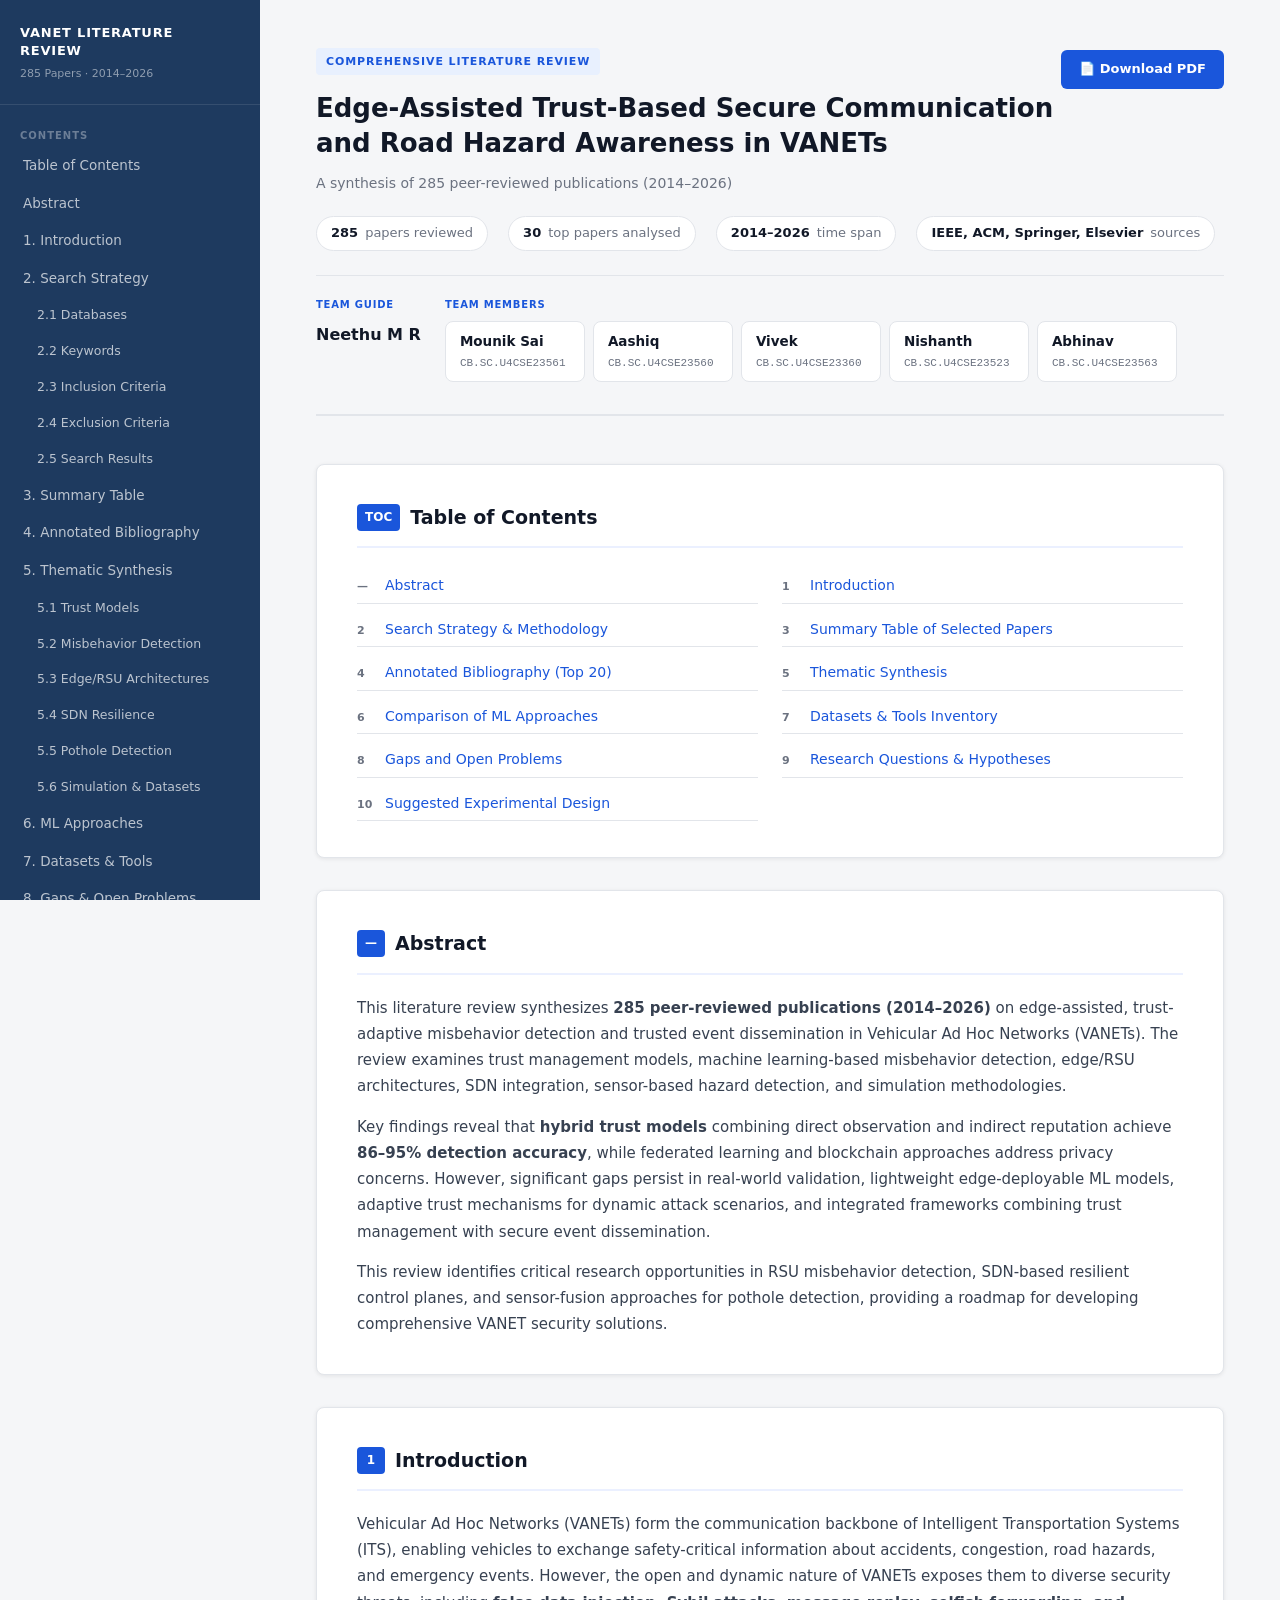
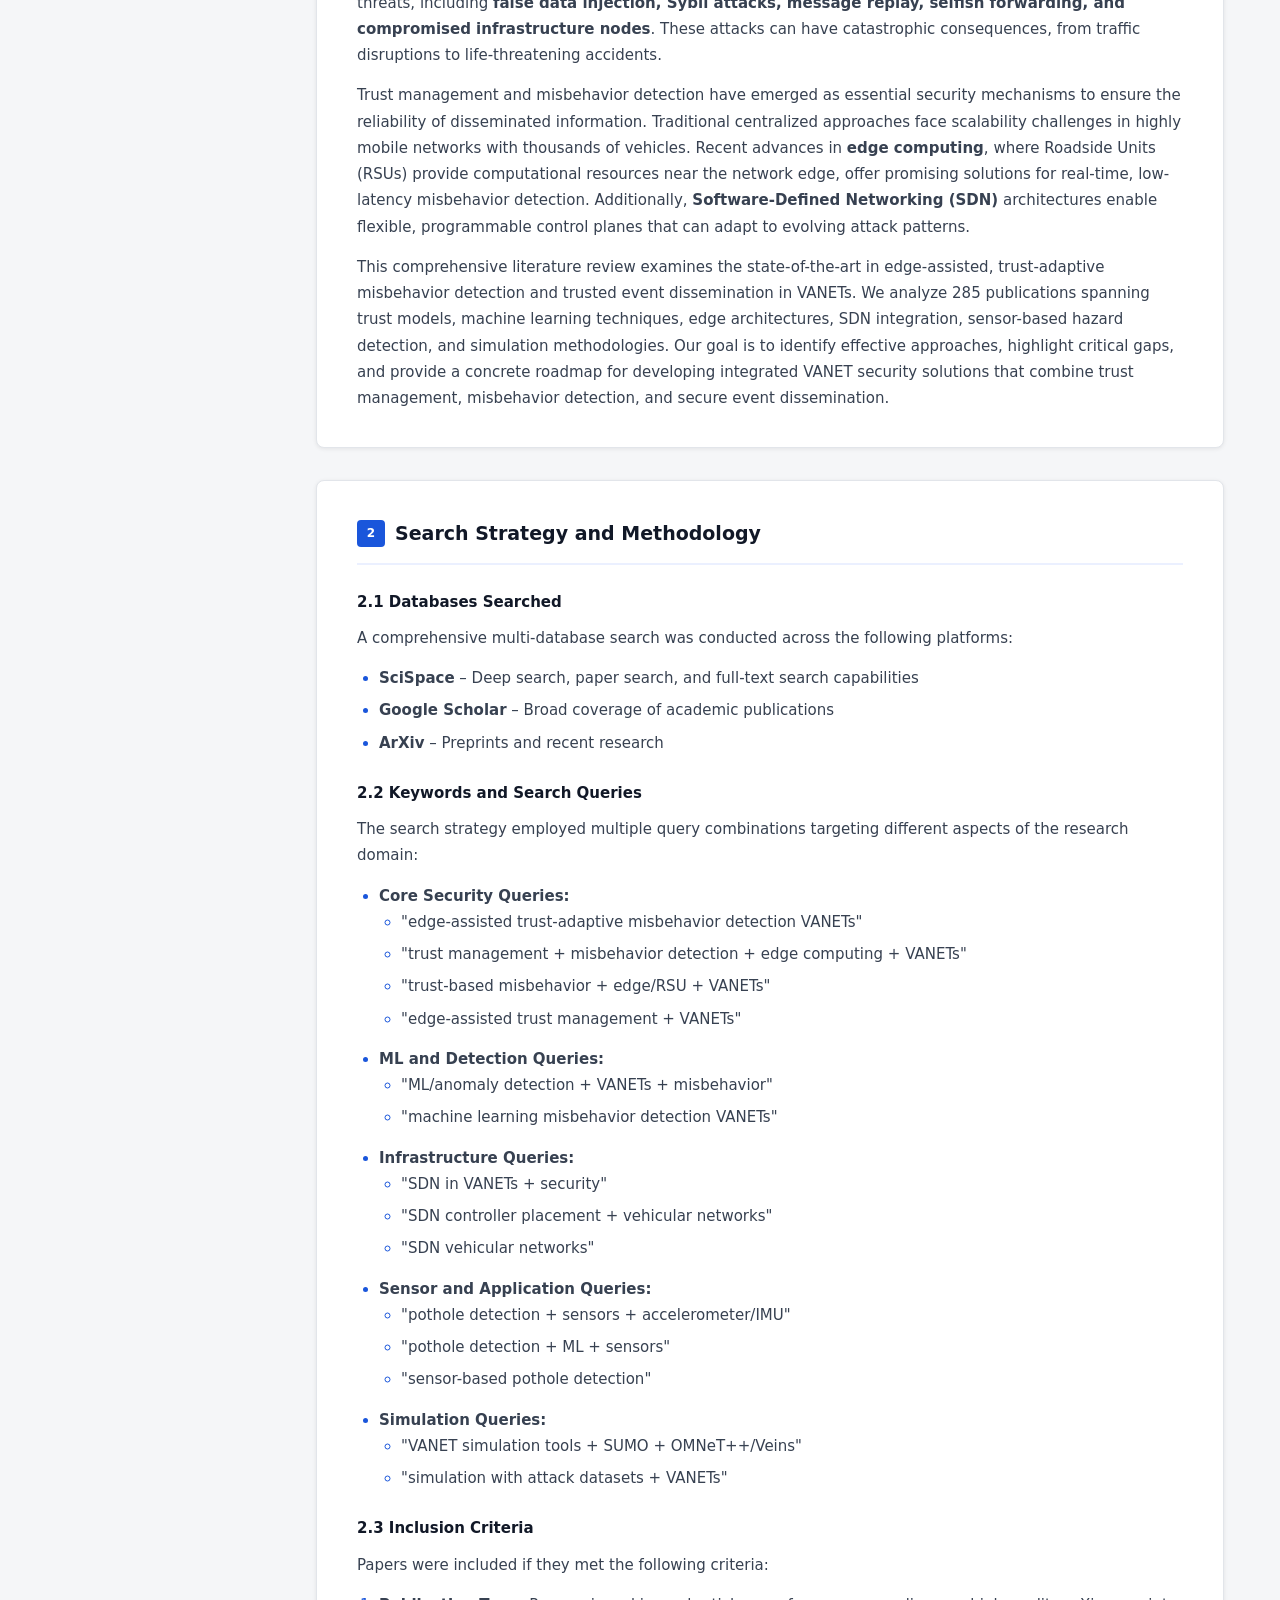
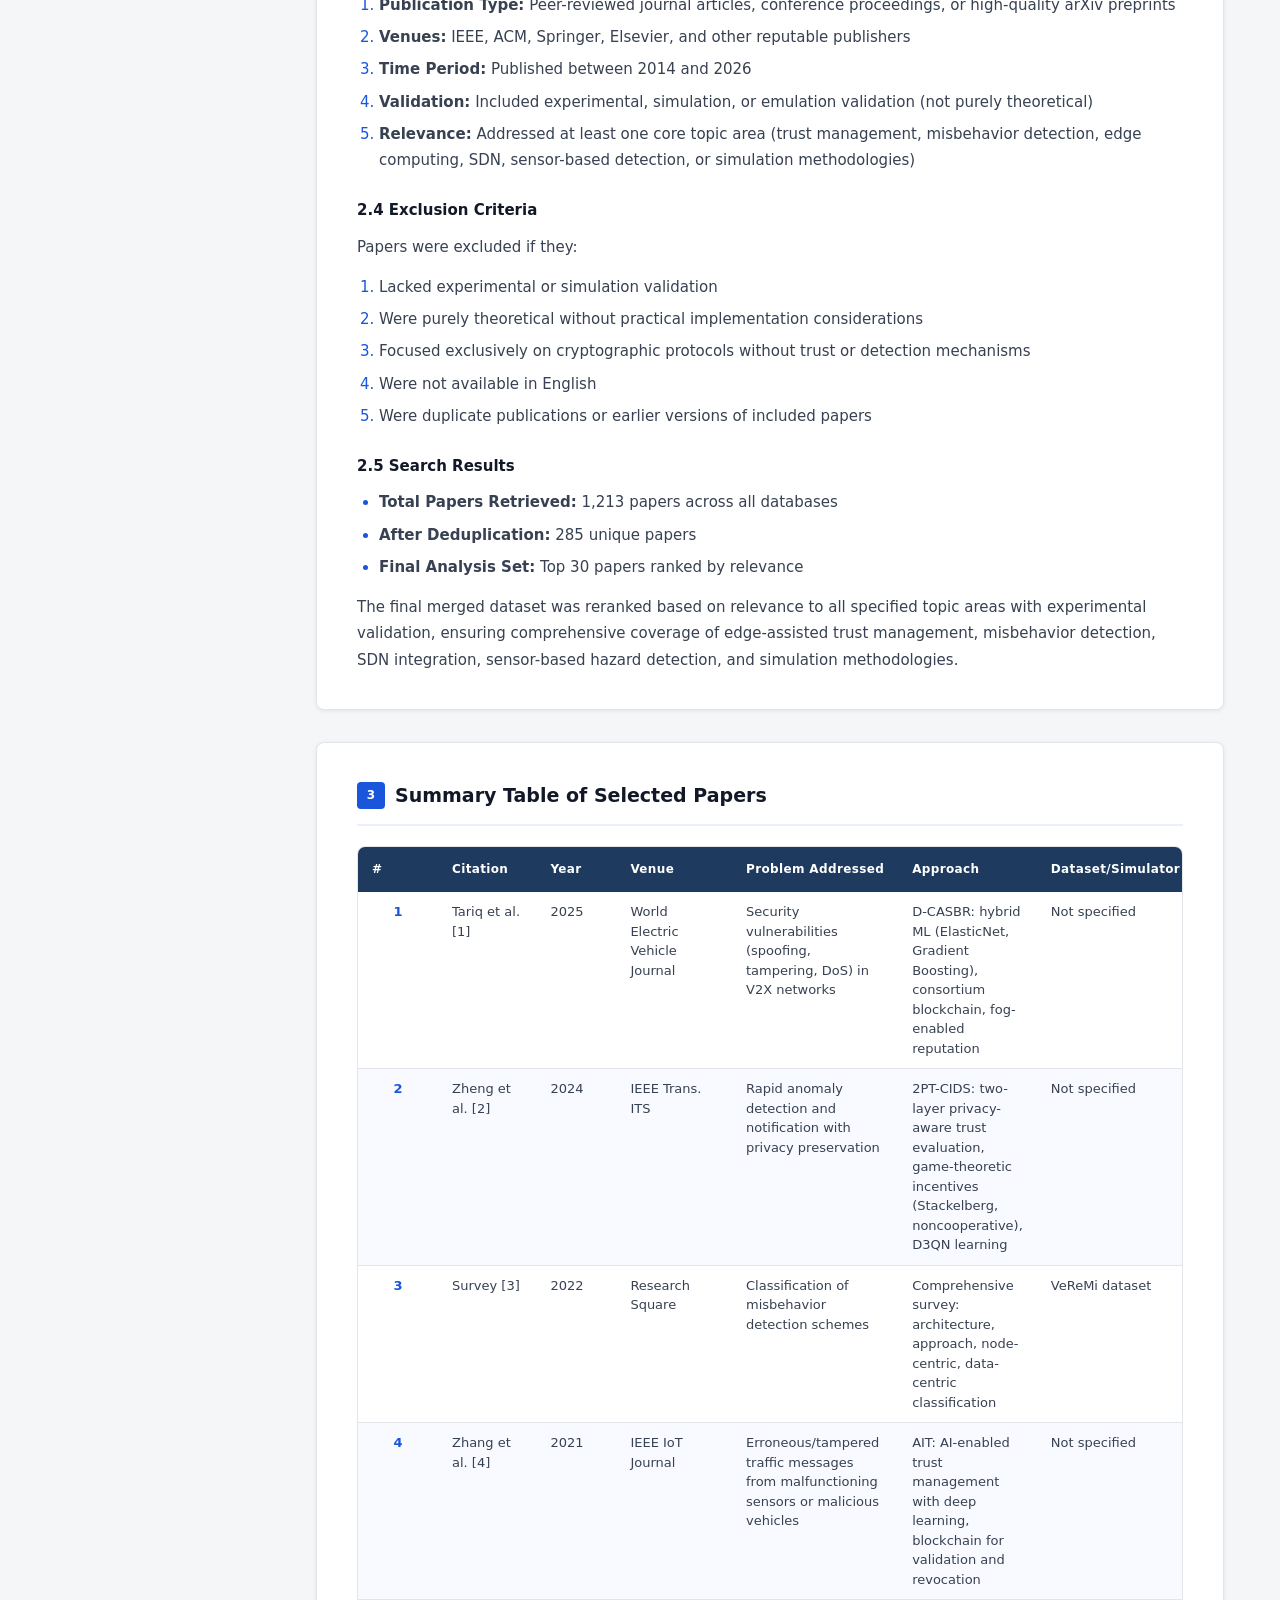
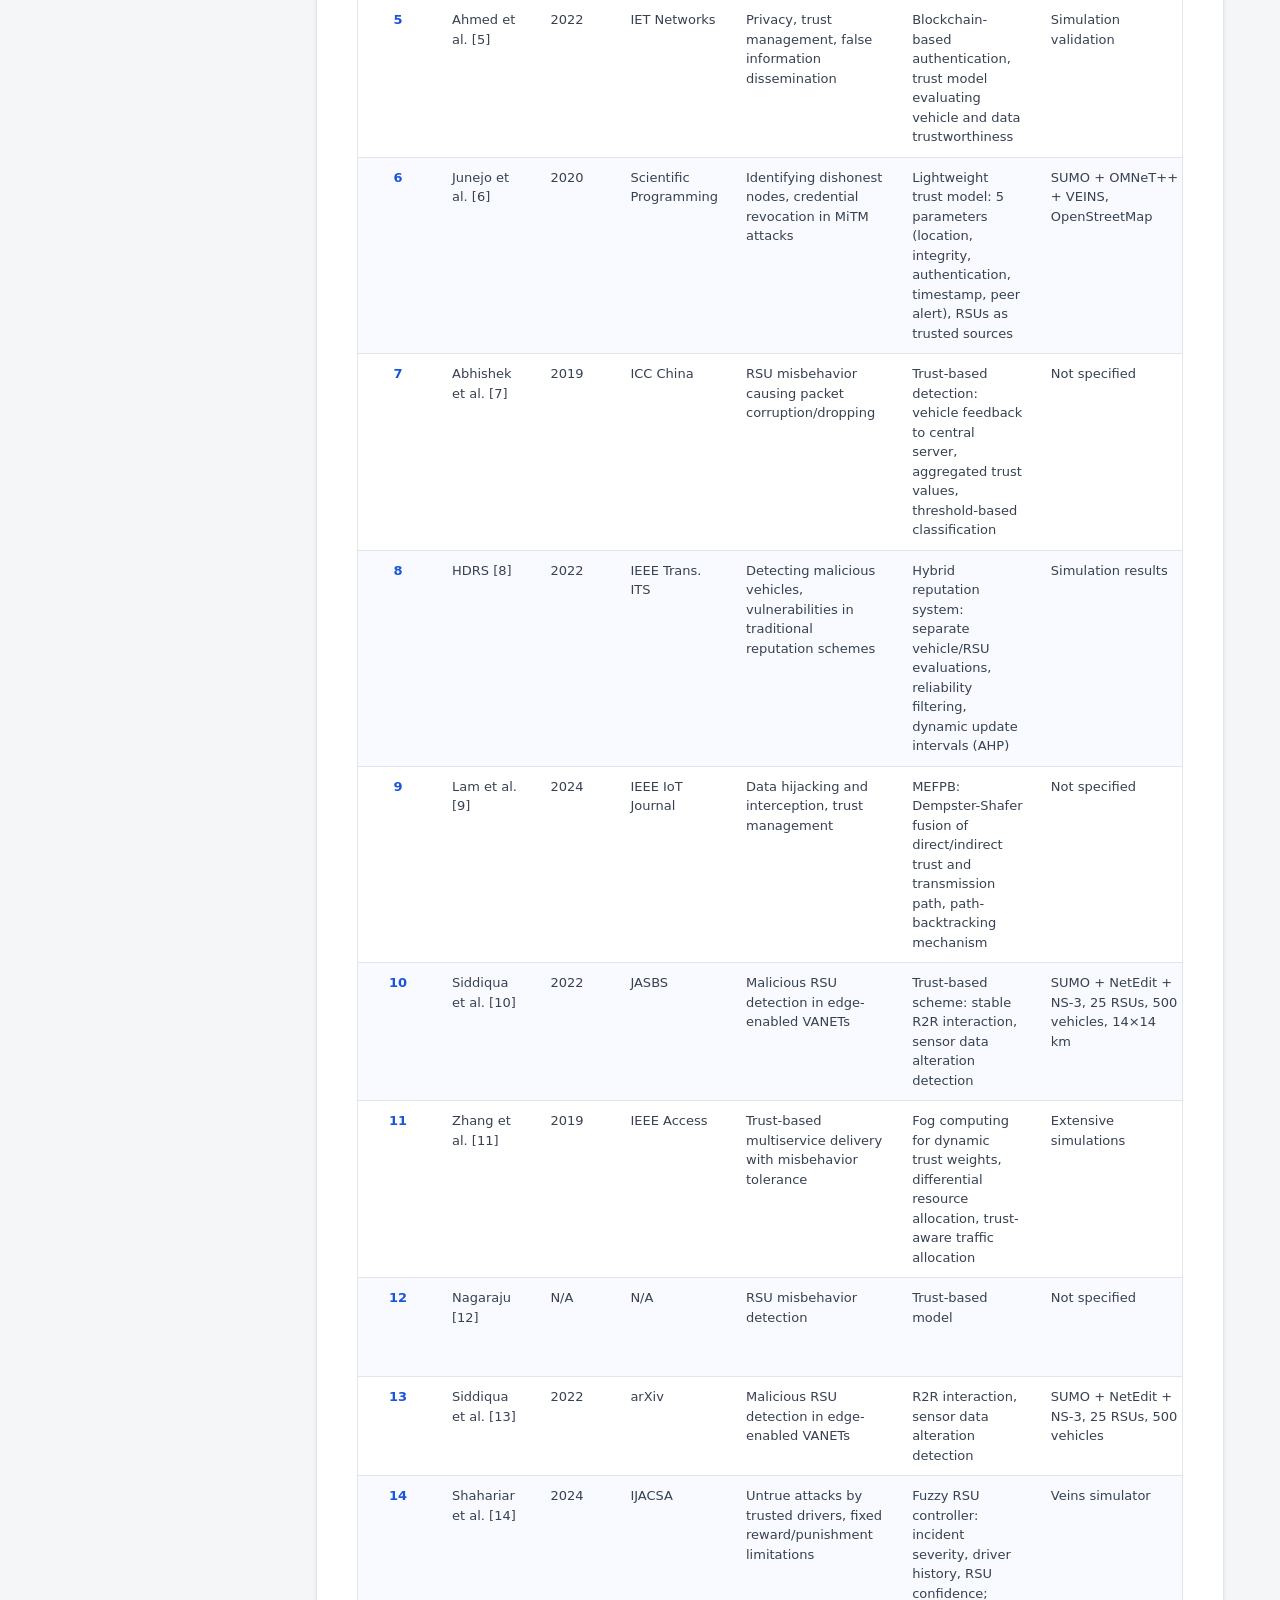
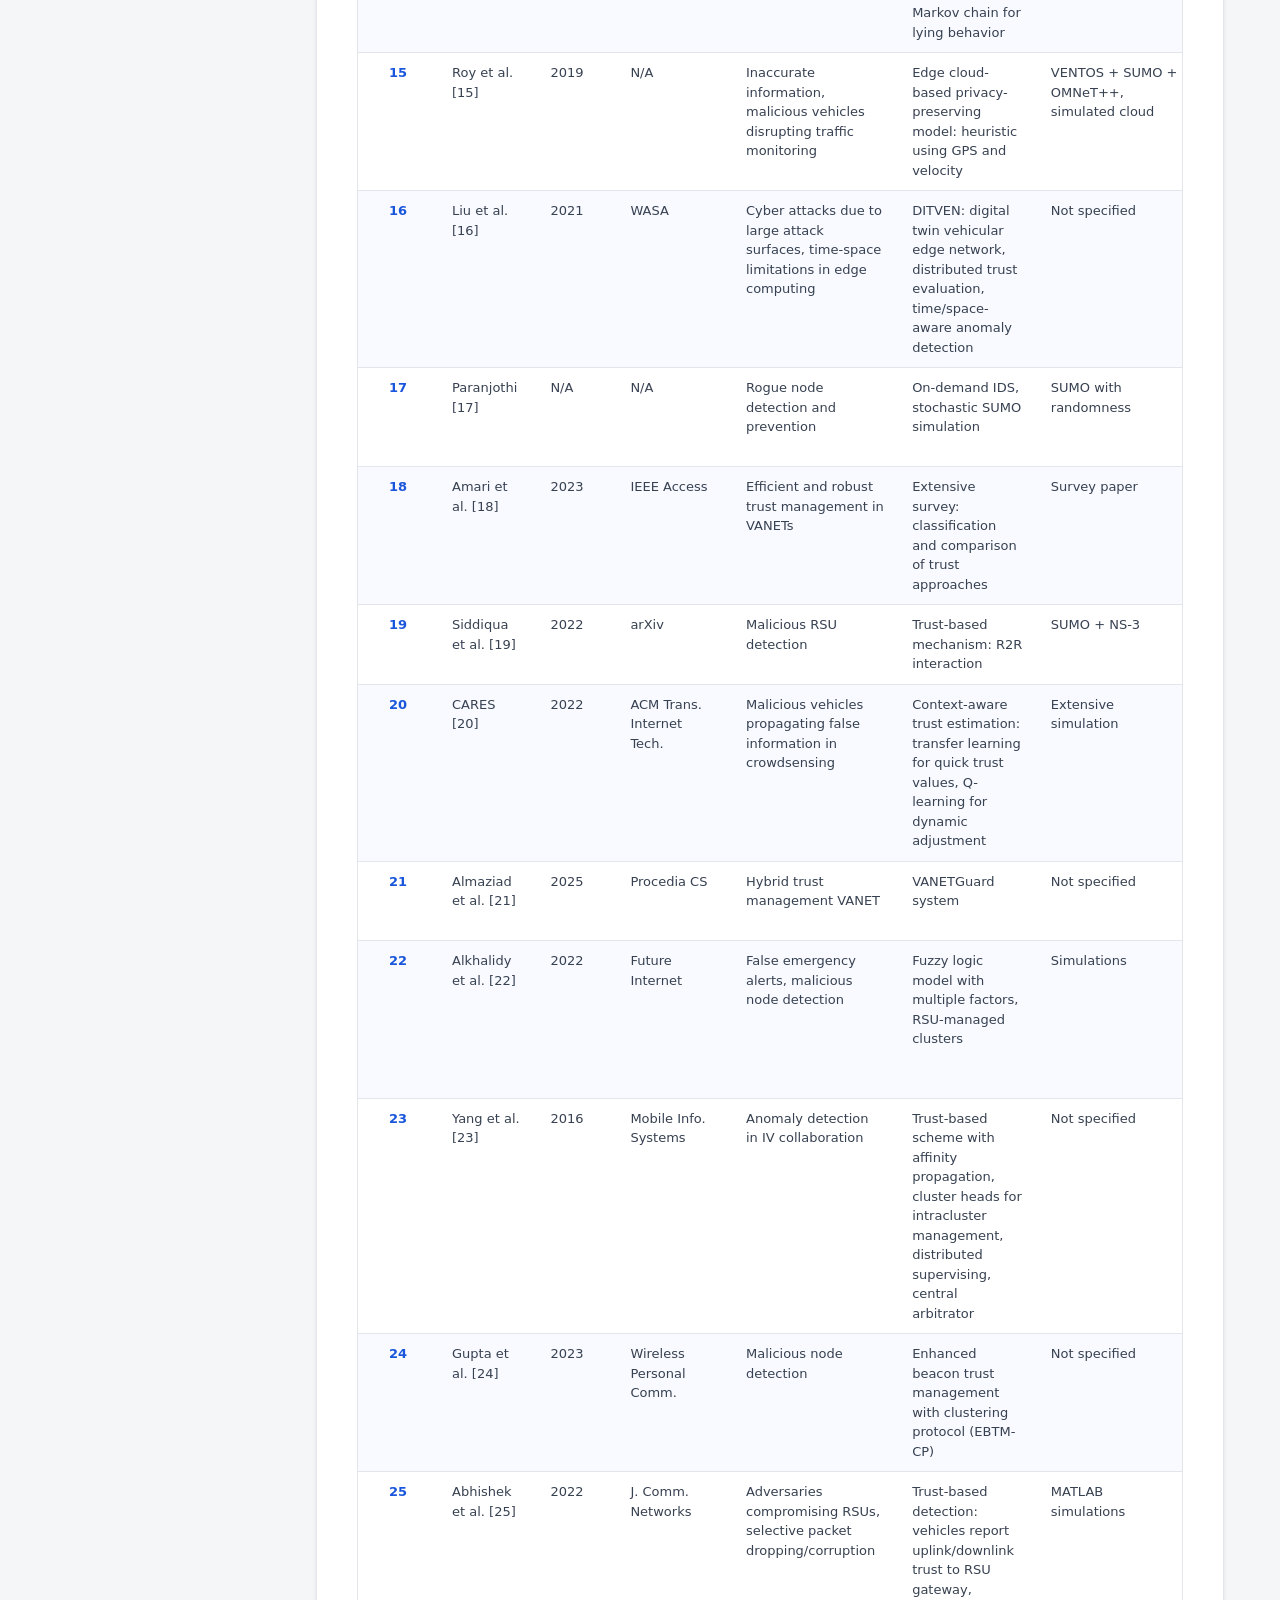
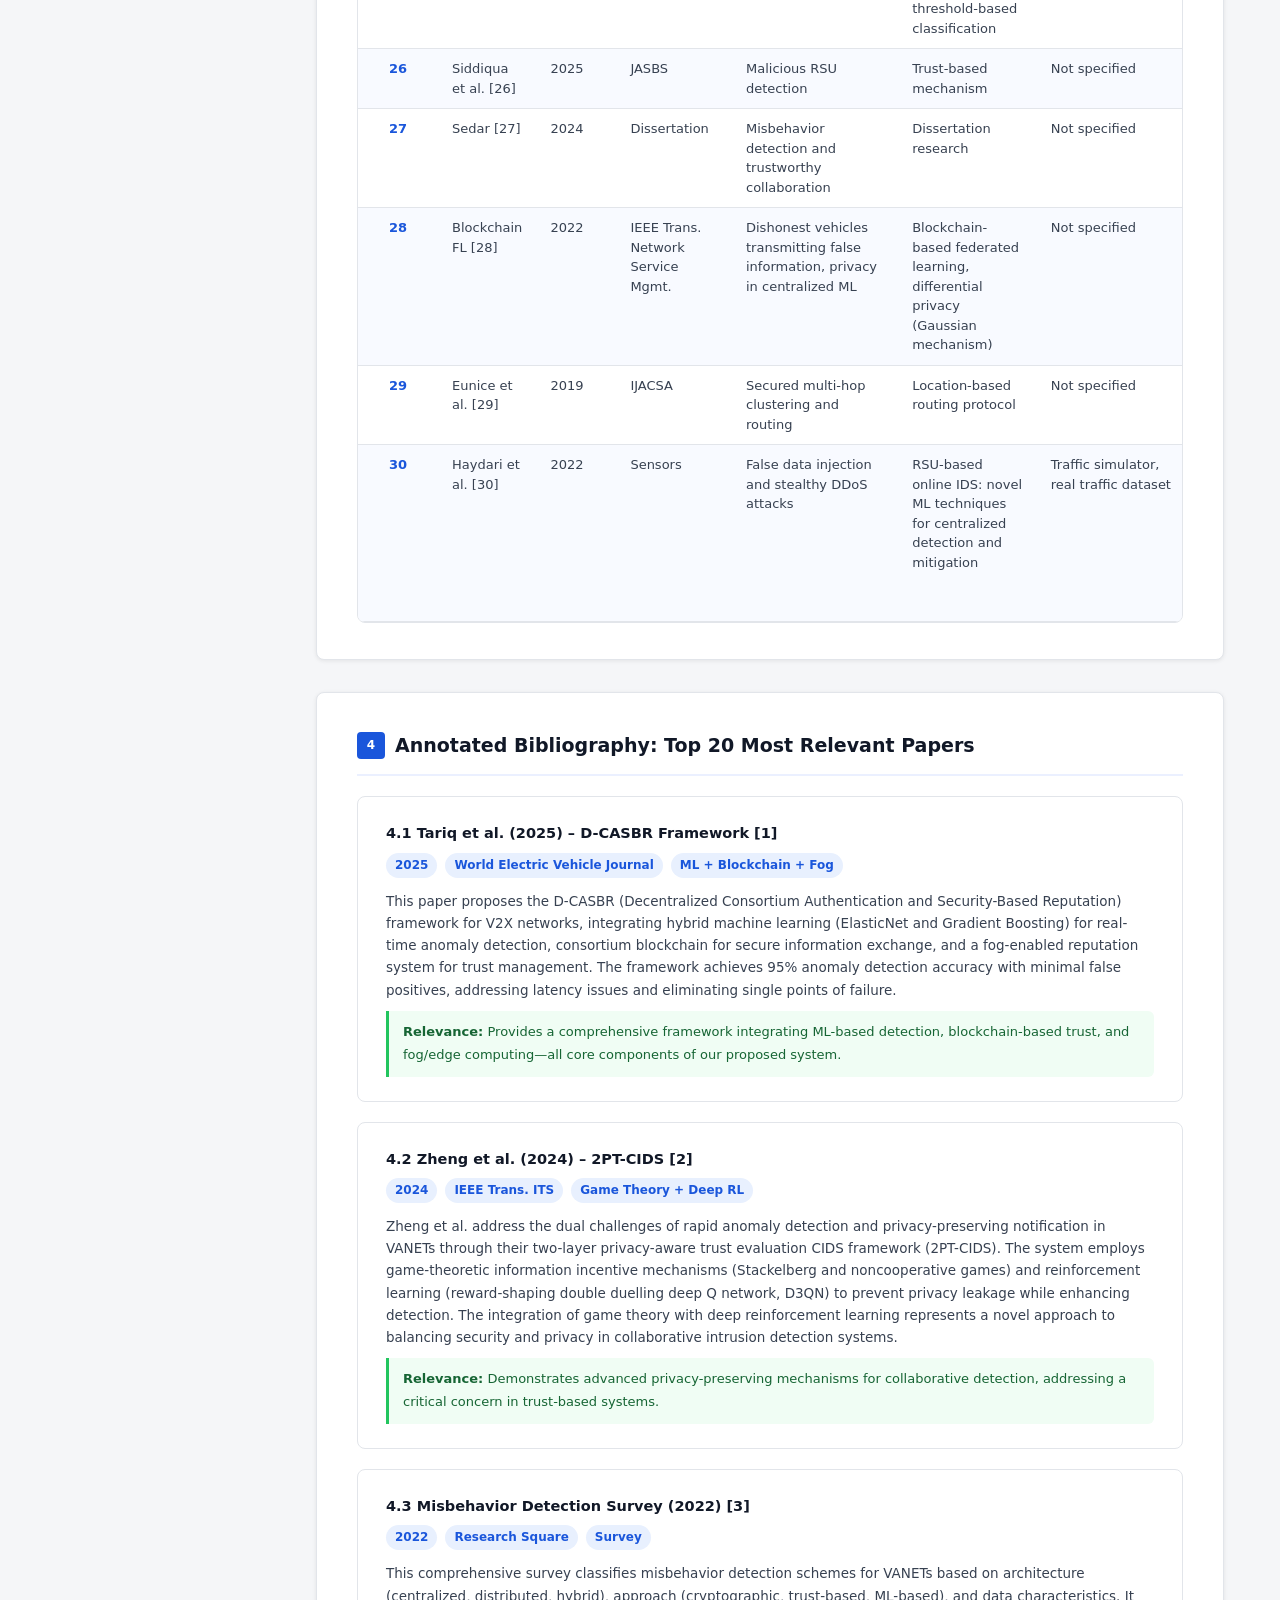
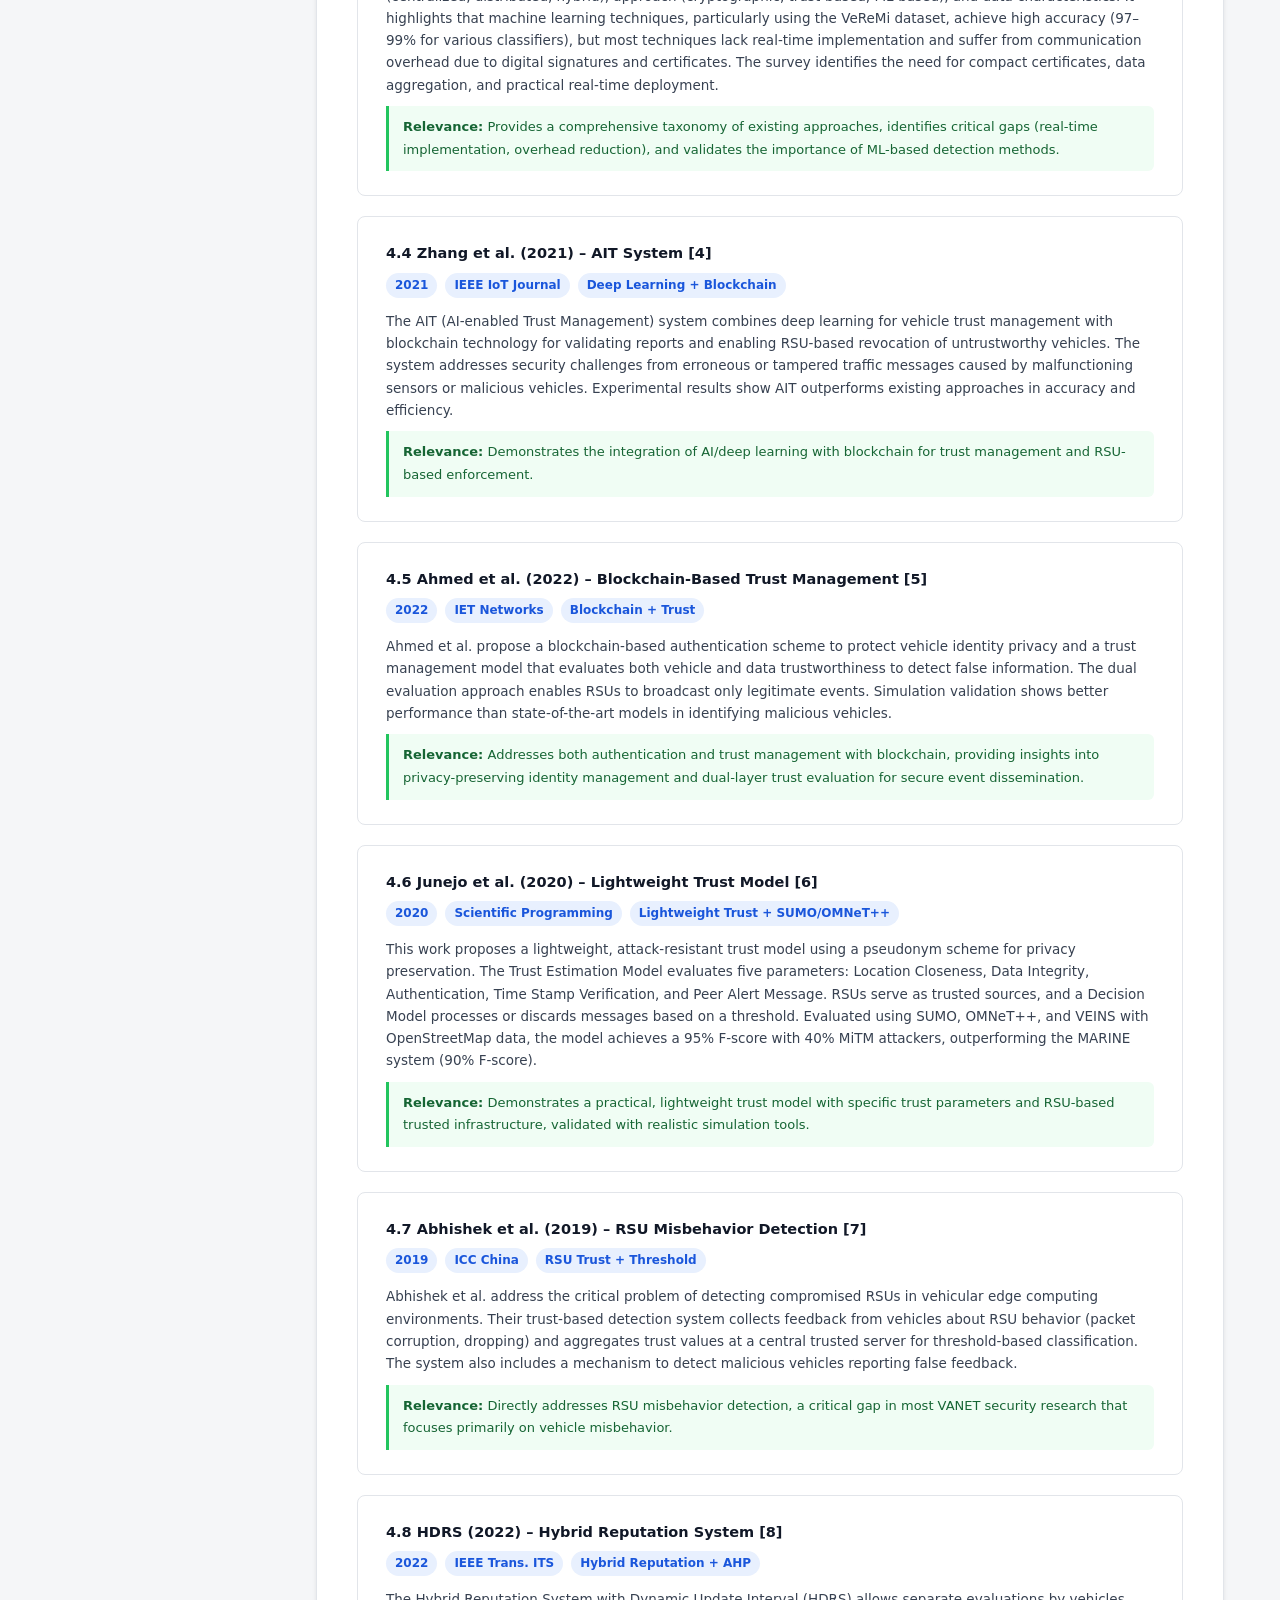
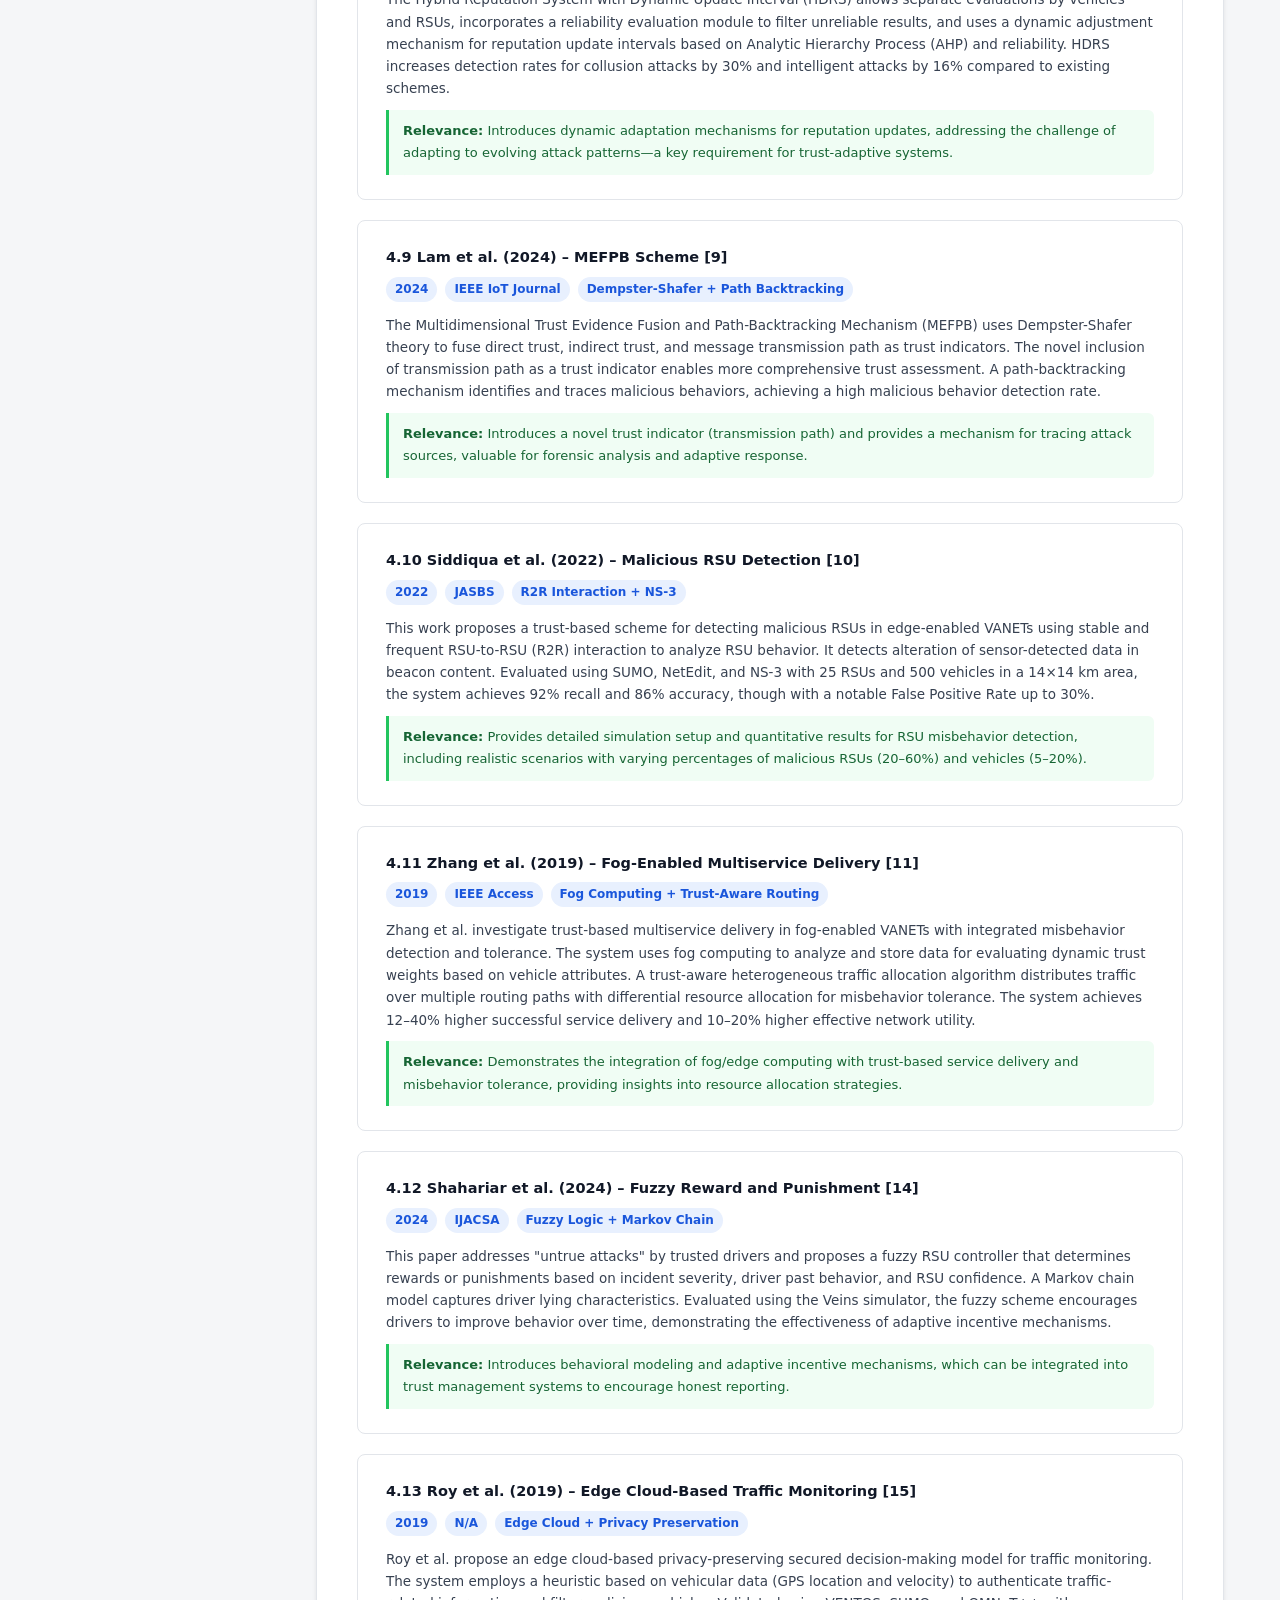
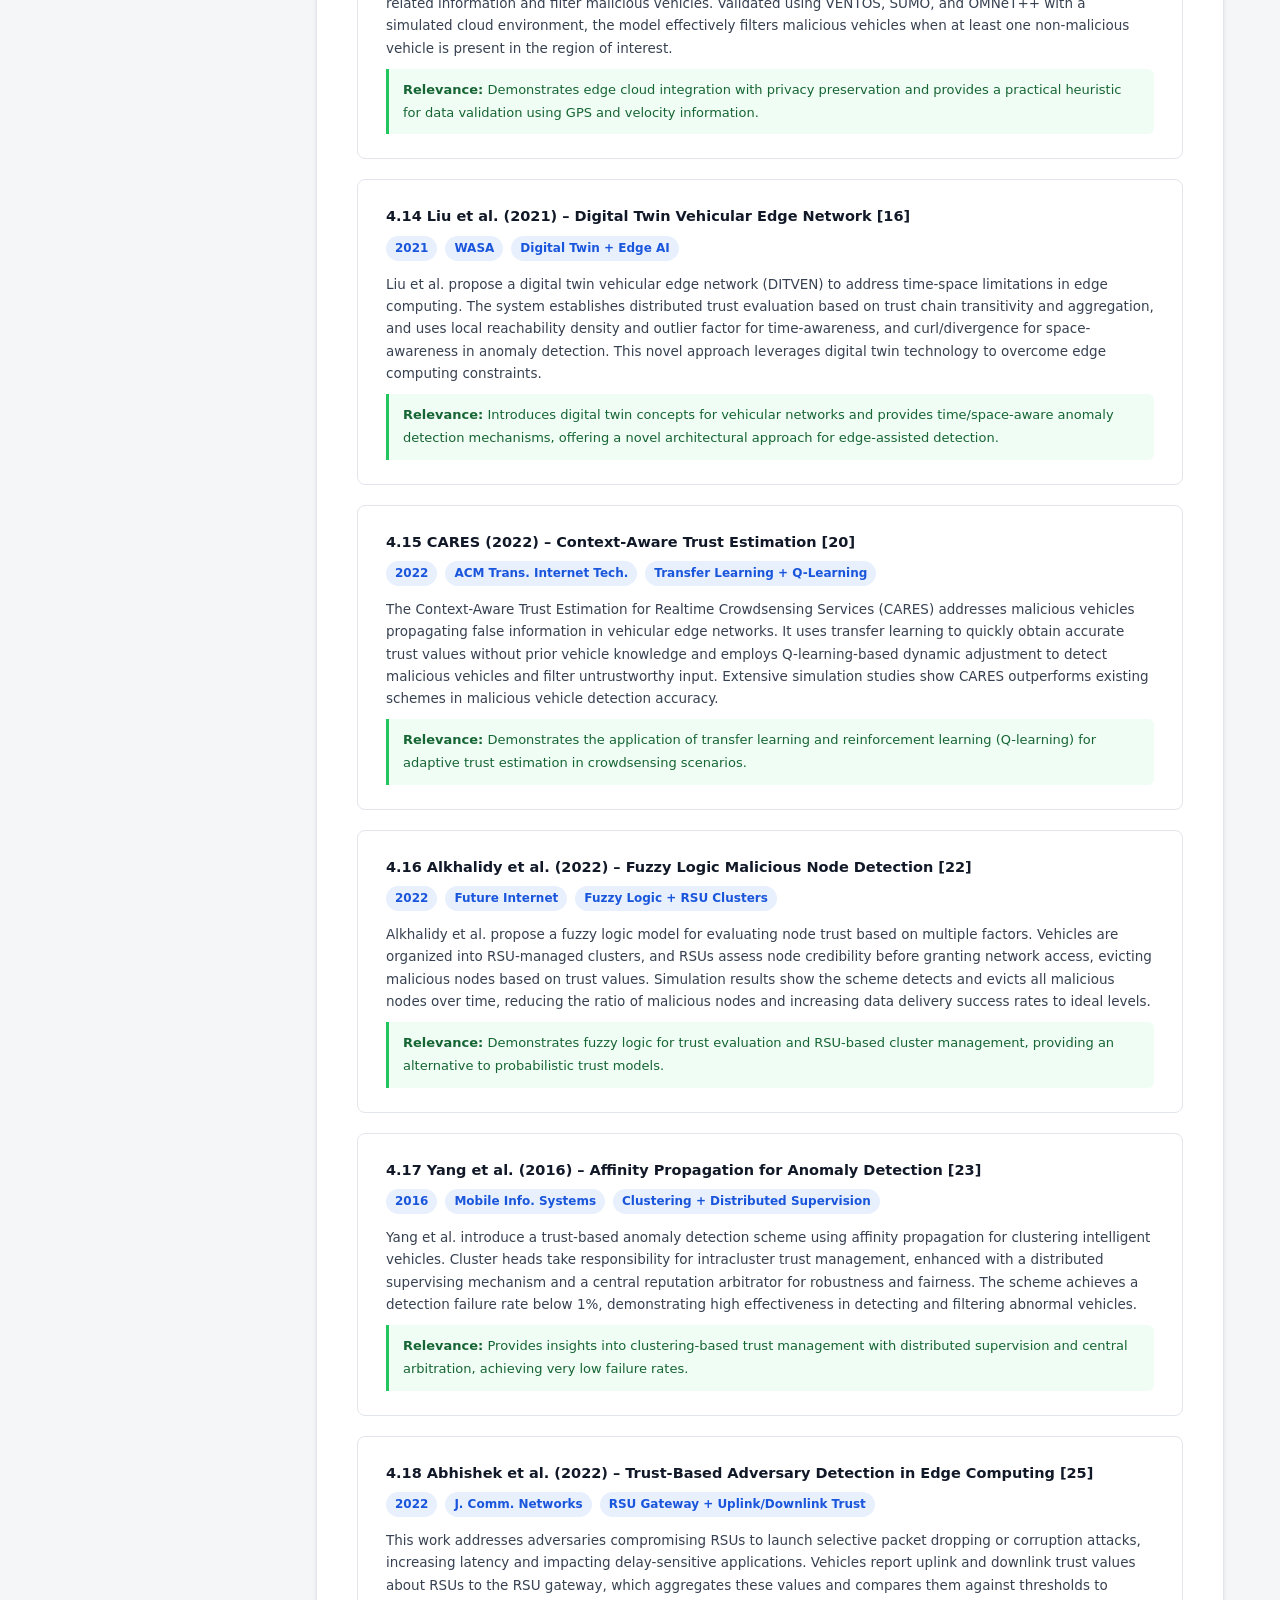
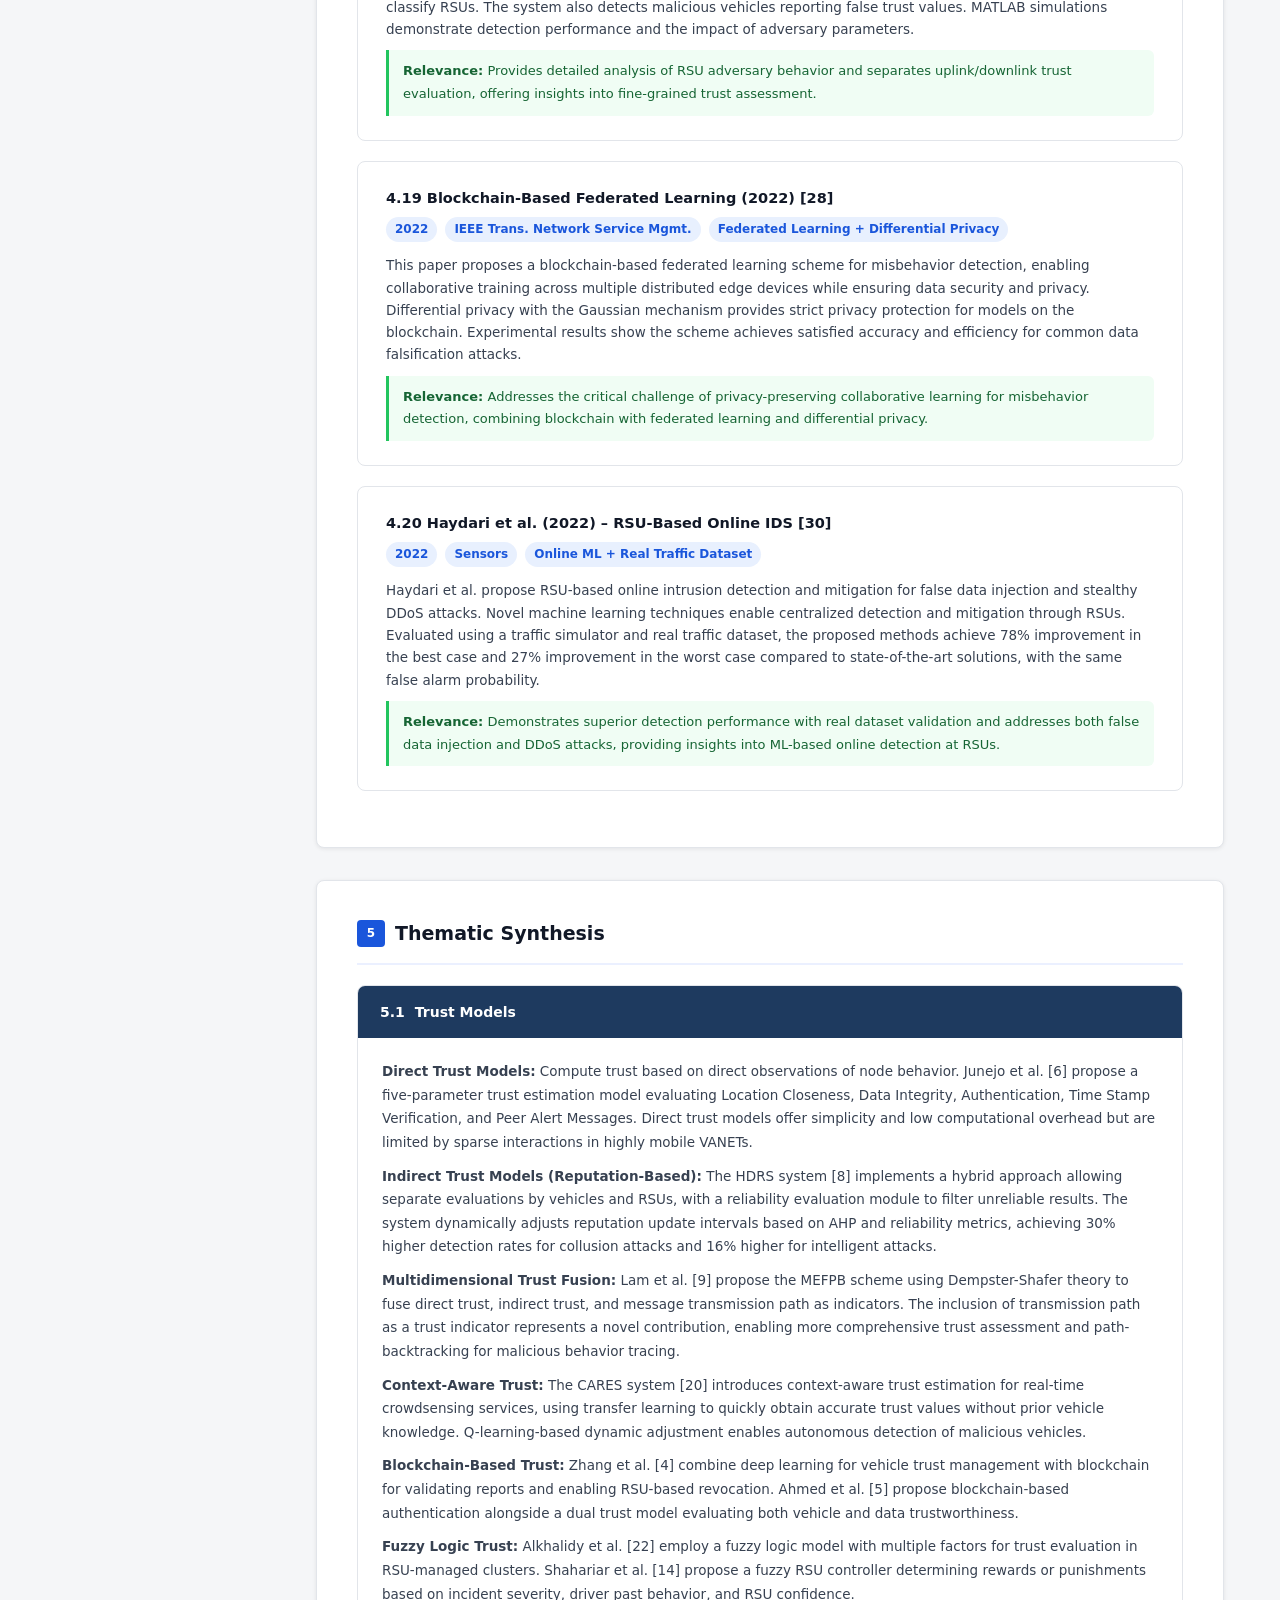
<file: survey/index.html>
<!DOCTYPE html>
<html lang="en">

<head>
    <meta charset="UTF-8">
    <meta name="viewport" content="width=device-width, initial-scale=1.0">
    <title>VANET Literature Review – Edge-Assisted Trust-Adaptive Misbehavior Detection</title>
    <meta name="description"
        content="Comprehensive literature review of 285 peer-reviewed publications on edge-assisted, trust-adaptive misbehavior detection in VANETs (2014–2026).">
    <link rel="stylesheet" href="style.css">
</head>

<body>

    <!-- Mobile menu button -->
    <button class="menu-btn"
        onclick="document.querySelector('.sidebar').classList.toggle('open'); document.querySelector('.overlay').classList.toggle('show');">&#9776;</button>
    <div class="overlay"
        onclick="document.querySelector('.sidebar').classList.remove('open'); this.classList.remove('show');"></div>

    <div class="page-wrapper">

        <!-- ========== SIDEBAR ========== -->
        <aside class="sidebar">
            <div class="sidebar-brand">
                <h2>VANET Literature Review</h2>
                <p>285 Papers · 2014–2026</p>
            </div>
            <nav>
                <span class="nav-section">Contents</span>
                <a href="#toc">Table of Contents</a>
                <a href="#abstract">Abstract</a>
                <a href="#introduction">1. Introduction</a>
                <a href="#methodology">2. Search Strategy</a>
                <a class="sub" href="#databases">2.1 Databases</a>
                <a class="sub" href="#queries">2.2 Keywords</a>
                <a class="sub" href="#inclusion">2.3 Inclusion Criteria</a>
                <a class="sub" href="#exclusion">2.4 Exclusion Criteria</a>
                <a class="sub" href="#results">2.5 Search Results</a>
                <a href="#summary">3. Summary Table</a>
                <a href="#annotation">4. Annotated Bibliography</a>
                <a href="#thematic">5. Thematic Synthesis</a>
                <a class="sub" href="#trust-models">5.1 Trust Models</a>
                <a class="sub" href="#misbehavior-detection">5.2 Misbehavior Detection</a>
                <a class="sub" href="#edge-rsu">5.3 Edge/RSU Architectures</a>
                <a class="sub" href="#sdn-resilience">5.4 SDN Resilience</a>
                <a class="sub" href="#sensor-pothole">5.5 Pothole Detection</a>
                <a class="sub" href="#simulation">5.6 Simulation &amp; Datasets</a>
                <a href="#ml-comparison">6. ML Approaches</a>
                <a href="#datasets-tools">7. Datasets &amp; Tools</a>
                <a href="#gaps">8. Gaps &amp; Open Problems</a>
                <a href="#research-questions">9. Research Questions</a>
                <a href="#experimental">10. Experimental Design</a>
                <span class="nav-section">Highlights</span>
                <a href="#key-papers" class="nav-highlight">⭐ Key Related Papers</a>
            </nav>
        </aside>

        <!-- ========== MAIN CONTENT ========== -->
        <main class="content">

            <!-- PAGE HEADER -->
            <header class="page-header">
                <div class="header-top-row">
                    <div class="header-tag">Comprehensive Literature Review</div>
                    <a href="literature_survey (1).pdf" download class="download-btn">&#128196; Download PDF</a>
                </div>
                <h1>Edge-Assisted Trust-Based Secure Communication and Road Hazard Awareness in VANETs</h1>
                <p class="subtitle">A synthesis of 285 peer-reviewed publications (2014–2026)</p>
                <div class="meta-row">
                    <div class="meta-pill"><strong>285</strong> papers reviewed</div>
                    <div class="meta-pill"><strong>30</strong> top papers analysed</div>
                    <div class="meta-pill"><strong>2014–2026</strong> time span</div>
                    <div class="meta-pill"><strong>IEEE, ACM, Springer, Elsevier</strong> sources</div>
                </div>

                <div class="team-section">
                    <div class="team-guide">
                        <span class="team-label">Team Guide</span>
                        <span class="team-name">Neethu M R</span>
                    </div>
                    <div class="team-members">
                        <span class="team-label">Team Members</span>
                        <div class="member-list">
                            <div class="member-chip"><strong>Mounik Sai</strong><span>CB.SC.U4CSE23561</span></div>
                            <div class="member-chip"><strong>Aashiq</strong><span>CB.SC.U4CSE23560</span></div>
                            <div class="member-chip"><strong>Vivek</strong><span>CB.SC.U4CSE23360</span></div>
                            <div class="member-chip"><strong>Nishanth</strong><span>CB.SC.U4CSE23523</span></div>
                            <div class="member-chip"><strong>Abhinav</strong><span>CB.SC.U4CSE23563</span></div>
                        </div>
                    </div>
                </div>
            </header>

            <!-- TABLE OF CONTENTS -->
            <section class="section" id="toc">
                <h2><span class="num">TOC</span> Table of Contents</h2>
                <div class="toc-grid">
                    <a href="#abstract"><span class="toc-num">—</span>Abstract</a>
                    <a href="#introduction"><span class="toc-num">1</span>Introduction</a>
                    <a href="#methodology"><span class="toc-num">2</span>Search Strategy &amp; Methodology</a>
                    <a href="#summary"><span class="toc-num">3</span>Summary Table of Selected Papers</a>
                    <a href="#annotation"><span class="toc-num">4</span>Annotated Bibliography (Top 20)</a>
                    <a href="#thematic"><span class="toc-num">5</span>Thematic Synthesis</a>
                    <a href="#ml-comparison"><span class="toc-num">6</span>Comparison of ML Approaches</a>
                    <a href="#datasets-tools"><span class="toc-num">7</span>Datasets &amp; Tools Inventory</a>
                    <a href="#gaps"><span class="toc-num">8</span>Gaps and Open Problems</a>
                    <a href="#research-questions"><span class="toc-num">9</span>Research Questions &amp; Hypotheses</a>
                    <a href="#experimental"><span class="toc-num">10</span>Suggested Experimental Design</a>
                </div>
            </section>

            <!-- ABSTRACT -->
            <section class="section" id="abstract">
                <h2><span class="num">—</span>Abstract</h2>
                <p>This literature review synthesizes <strong>285 peer-reviewed publications (2014–2026)</strong> on
                    edge-assisted, trust-adaptive misbehavior detection and trusted event dissemination in Vehicular Ad
                    Hoc Networks (VANETs). The review examines trust management models, machine learning-based
                    misbehavior detection, edge/RSU architectures, SDN integration, sensor-based hazard detection, and
                    simulation methodologies.</p>
                <p>Key findings reveal that <strong>hybrid trust models</strong> combining direct observation and
                    indirect reputation achieve <strong>86–95% detection accuracy</strong>, while federated learning and
                    blockchain approaches address privacy concerns. However, significant gaps persist in real-world
                    validation, lightweight edge-deployable ML models, adaptive trust mechanisms for dynamic attack
                    scenarios, and integrated frameworks combining trust management with secure event dissemination.</p>
                <p>This review identifies critical research opportunities in RSU misbehavior detection, SDN-based
                    resilient control planes, and sensor-fusion approaches for pothole detection, providing a roadmap
                    for developing comprehensive VANET security solutions.</p>
            </section>

            <!-- INTRODUCTION -->
            <section class="section" id="introduction">
                <h2><span class="num">1</span>Introduction</h2>
                <p>Vehicular Ad Hoc Networks (VANETs) form the communication backbone of Intelligent Transportation
                    Systems (ITS), enabling vehicles to exchange safety-critical information about accidents,
                    congestion, road hazards, and emergency events. However, the open and dynamic nature of VANETs
                    exposes them to diverse security threats, including <strong>false data injection, Sybil attacks,
                        message replay, selfish forwarding, and compromised infrastructure nodes</strong>. These attacks
                    can have catastrophic consequences, from traffic disruptions to life-threatening accidents.</p>
                <p>Trust management and misbehavior detection have emerged as essential security mechanisms to ensure
                    the reliability of disseminated information. Traditional centralized approaches face scalability
                    challenges in highly mobile networks with thousands of vehicles. Recent advances in <strong>edge
                        computing</strong>, where Roadside Units (RSUs) provide computational resources near the network
                    edge, offer promising solutions for real-time, low-latency misbehavior detection. Additionally,
                    <strong>Software-Defined Networking (SDN)</strong> architectures enable flexible, programmable
                    control planes that can adapt to evolving attack patterns.
                </p>
                <p>This comprehensive literature review examines the state-of-the-art in edge-assisted, trust-adaptive
                    misbehavior detection and trusted event dissemination in VANETs. We analyze 285 publications
                    spanning trust models, machine learning techniques, edge architectures, SDN integration,
                    sensor-based hazard detection, and simulation methodologies. Our goal is to identify effective
                    approaches, highlight critical gaps, and provide a concrete roadmap for developing integrated VANET
                    security solutions that combine trust management, misbehavior detection, and secure event
                    dissemination.</p>
            </section>

            <!-- METHODOLOGY -->
            <section class="section" id="methodology">
                <h2><span class="num">2</span>Search Strategy and Methodology</h2>

                <h3 id="databases">2.1 Databases Searched</h3>
                <p>A comprehensive multi-database search was conducted across the following platforms:</p>
                <ul>
                    <li><strong>SciSpace</strong> – Deep search, paper search, and full-text search capabilities</li>
                    <li><strong>Google Scholar</strong> – Broad coverage of academic publications</li>
                    <li><strong>ArXiv</strong> – Preprints and recent research</li>
                </ul>

                <h3 id="queries">2.2 Keywords and Search Queries</h3>
                <p>The search strategy employed multiple query combinations targeting different aspects of the research
                    domain:</p>
                <ul>
                    <li><strong>Core Security Queries:</strong>
                        <ul>
                            <li>"edge-assisted trust-adaptive misbehavior detection VANETs"</li>
                            <li>"trust management + misbehavior detection + edge computing + VANETs"</li>
                            <li>"trust-based misbehavior + edge/RSU + VANETs"</li>
                            <li>"edge-assisted trust management + VANETs"</li>
                        </ul>
                    </li>
                    <li><strong>ML and Detection Queries:</strong>
                        <ul>
                            <li>"ML/anomaly detection + VANETs + misbehavior"</li>
                            <li>"machine learning misbehavior detection VANETs"</li>
                        </ul>
                    </li>
                    <li><strong>Infrastructure Queries:</strong>
                        <ul>
                            <li>"SDN in VANETs + security"</li>
                            <li>"SDN controller placement + vehicular networks"</li>
                            <li>"SDN vehicular networks"</li>
                        </ul>
                    </li>
                    <li><strong>Sensor and Application Queries:</strong>
                        <ul>
                            <li>"pothole detection + sensors + accelerometer/IMU"</li>
                            <li>"pothole detection + ML + sensors"</li>
                            <li>"sensor-based pothole detection"</li>
                        </ul>
                    </li>
                    <li><strong>Simulation Queries:</strong>
                        <ul>
                            <li>"VANET simulation tools + SUMO + OMNeT++/Veins"</li>
                            <li>"simulation with attack datasets + VANETs"</li>
                        </ul>
                    </li>
                </ul>

                <h3 id="inclusion">2.3 Inclusion Criteria</h3>
                <p>Papers were included if they met the following criteria:</p>
                <ol>
                    <li><strong>Publication Type:</strong> Peer-reviewed journal articles, conference proceedings, or
                        high-quality arXiv preprints</li>
                    <li><strong>Venues:</strong> IEEE, ACM, Springer, Elsevier, and other reputable publishers</li>
                    <li><strong>Time Period:</strong> Published between 2014 and 2026</li>
                    <li><strong>Validation:</strong> Included experimental, simulation, or emulation validation (not
                        purely theoretical)</li>
                    <li><strong>Relevance:</strong> Addressed at least one core topic area (trust management,
                        misbehavior detection, edge computing, SDN, sensor-based detection, or simulation methodologies)
                    </li>
                </ol>

                <h3 id="exclusion">2.4 Exclusion Criteria</h3>
                <p>Papers were excluded if they:</p>
                <ol>
                    <li>Lacked experimental or simulation validation</li>
                    <li>Were purely theoretical without practical implementation considerations</li>
                    <li>Focused exclusively on cryptographic protocols without trust or detection mechanisms</li>
                    <li>Were not available in English</li>
                    <li>Were duplicate publications or earlier versions of included papers</li>
                </ol>

                <h3 id="results">2.5 Search Results</h3>
                <ul>
                    <li><strong>Total Papers Retrieved:</strong> 1,213 papers across all databases</li>
                    <li><strong>After Deduplication:</strong> 285 unique papers</li>
                    <li><strong>Final Analysis Set:</strong> Top 30 papers ranked by relevance</li>
                </ul>
                <p>The final merged dataset was reranked based on relevance to all specified topic areas with
                    experimental validation, ensuring comprehensive coverage of edge-assisted trust management,
                    misbehavior detection, SDN integration, sensor-based hazard detection, and simulation methodologies.
                </p>
            </section>

            <!-- SUMMARY TABLE -->
            <section class="section" id="summary">
                <h2><span class="num">3</span>Summary Table of Selected Papers</h2>
                <div class="table-scroll">
                    <table>
                        <thead>
                            <tr>
                                <th>#</th>
                                <th>Citation</th>
                                <th>Year</th>
                                <th>Venue</th>
                                <th>Problem Addressed</th>
                                <th>Approach</th>
                                <th>Dataset/Simulator</th>
                                <th>Key Results</th>
                                <th>Strengths</th>
                                <th>Weaknesses</th>
                            </tr>
                        </thead>
                        <tbody>
                            <tr>
                                <td>1</td>
                                <td>Tariq et al. [1]</td>
                                <td>2025</td>
                                <td>World Electric Vehicle Journal</td>
                                <td>Security vulnerabilities (spoofing, tampering, DoS) in V2X networks</td>
                                <td>D-CASBR: hybrid ML (ElasticNet, Gradient Boosting), consortium blockchain,
                                    fog-enabled reputation</td>
                                <td>Not specified</td>
                                <td>95% anomaly detection accuracy, minimal false positives</td>
                                <td>Novel integrated framework, high accuracy, addresses latency</td>
                                <td>Limited details on real-world deployment</td>
                            </tr>
                            <tr>
                                <td>2</td>
                                <td>Zheng et al. [2]</td>
                                <td>2024</td>
                                <td>IEEE Trans. ITS</td>
                                <td>Rapid anomaly detection and notification with privacy preservation</td>
                                <td>2PT-CIDS: two-layer privacy-aware trust evaluation, game-theoretic incentives
                                    (Stackelberg, noncooperative), D3QN learning</td>
                                <td>Not specified</td>
                                <td>Enhanced detection and notification efficiency</td>
                                <td>Game-theoretic privacy mechanisms, RL integration</td>
                                <td>Computational complexity not fully addressed</td>
                            </tr>
                            <tr>
                                <td>3</td>
                                <td>Survey [3]</td>
                                <td>2022</td>
                                <td>Research Square</td>
                                <td>Classification of misbehavior detection schemes</td>
                                <td>Comprehensive survey: architecture, approach, node-centric, data-centric
                                    classification</td>
                                <td>VeReMi dataset</td>
                                <td>MA-CIDS(RF): 97% accuracy; CIDS(SVM): 99% F-measure</td>
                                <td>Comprehensive classification framework</td>
                                <td>Most techniques lack real-time implementation, high overhead</td>
                            </tr>
                            <tr>
                                <td>4</td>
                                <td>Zhang et al. [4]</td>
                                <td>2021</td>
                                <td>IEEE IoT Journal</td>
                                <td>Erroneous/tampered traffic messages from malfunctioning sensors or malicious
                                    vehicles</td>
                                <td>AIT: AI-enabled trust management with deep learning, blockchain for validation and
                                    revocation</td>
                                <td>Not specified</td>
                                <td>Outperforms existing approaches in accuracy and efficiency</td>
                                <td>Deep learning + blockchain integration, RSU-based revocation</td>
                                <td>Scalability and real-world validation not detailed</td>
                            </tr>
                            <tr>
                                <td>5</td>
                                <td>Ahmed et al. [5]</td>
                                <td>2022</td>
                                <td>IET Networks</td>
                                <td>Privacy, trust management, false information dissemination</td>
                                <td>Blockchain-based authentication, trust model evaluating vehicle and data
                                    trustworthiness</td>
                                <td>Simulation validation</td>
                                <td>Better performance than state-of-the-art</td>
                                <td>Blockchain privacy protection, dual trust evaluation</td>
                                <td>Blockchain overhead not quantified</td>
                            </tr>
                            <tr>
                                <td>6</td>
                                <td>Junejo et al. [6]</td>
                                <td>2020</td>
                                <td>Scientific Programming</td>
                                <td>Identifying dishonest nodes, credential revocation in MiTM attacks</td>
                                <td>Lightweight trust model: 5 parameters (location, integrity, authentication,
                                    timestamp, peer alert), RSUs as trusted sources</td>
                                <td>SUMO + OMNeT++ + VEINS, OpenStreetMap</td>
                                <td>95% F-score with 40% MiTM attackers vs. 90% for MARINE</td>
                                <td>Privacy-preserving pseudonym scheme, lightweight design</td>
                                <td>Simulation-only validation</td>
                            </tr>
                            <tr>
                                <td>7</td>
                                <td>Abhishek et al. [7]</td>
                                <td>2019</td>
                                <td>ICC China</td>
                                <td>RSU misbehavior causing packet corruption/dropping</td>
                                <td>Trust-based detection: vehicle feedback to central server, aggregated trust values,
                                    threshold-based classification</td>
                                <td>Not specified</td>
                                <td>Demonstrates effectiveness, adversary parameter impact</td>
                                <td>Addresses RSU compromise, includes malicious vehicle detection</td>
                                <td>Central server dependency, scalability concerns</td>
                            </tr>
                            <tr>
                                <td>8</td>
                                <td>HDRS [8]</td>
                                <td>2022</td>
                                <td>IEEE Trans. ITS</td>
                                <td>Detecting malicious vehicles, vulnerabilities in traditional reputation schemes</td>
                                <td>Hybrid reputation system: separate vehicle/RSU evaluations, reliability filtering,
                                    dynamic update intervals (AHP)</td>
                                <td>Simulation results</td>
                                <td>30% increase in collusion detection, 16% increase in intelligent attack detection
                                </td>
                                <td>Novel hybrid approach, dynamic adaptation</td>
                                <td>Specific simulators not mentioned</td>
                            </tr>
                            <tr>
                                <td>9</td>
                                <td>Lam et al. [9]</td>
                                <td>2024</td>
                                <td>IEEE IoT Journal</td>
                                <td>Data hijacking and interception, trust management</td>
                                <td>MEFPB: Dempster-Shafer fusion of direct/indirect trust and transmission path,
                                    path-backtracking mechanism</td>
                                <td>Not specified</td>
                                <td>High malicious behavior detection rate</td>
                                <td>Novel transmission path indicator, multidimensional fusion</td>
                                <td>Computational complexity not addressed</td>
                            </tr>
                            <tr>
                                <td>10</td>
                                <td>Siddiqua et al. [10]</td>
                                <td>2022</td>
                                <td>JASBS</td>
                                <td>Malicious RSU detection in edge-enabled VANETs</td>
                                <td>Trust-based scheme: stable R2R interaction, sensor data alteration detection</td>
                                <td>SUMO + NetEdit + NS-3, 25 RSUs, 500 vehicles, 14×14 km</td>
                                <td>92% recall, 86% accuracy, FPR up to 30%</td>
                                <td>R2R interaction analysis, sensor data validation</td>
                                <td>High FPR, cannot exclude malicious RSUs from network</td>
                            </tr>
                            <tr>
                                <td>11</td>
                                <td>Zhang et al. [11]</td>
                                <td>2019</td>
                                <td>IEEE Access</td>
                                <td>Trust-based multiservice delivery with misbehavior tolerance</td>
                                <td>Fog computing for dynamic trust weights, differential resource allocation,
                                    trust-aware traffic allocation</td>
                                <td>Extensive simulations</td>
                                <td>12–40% higher successful delivery, 10–20% higher network utility</td>
                                <td>Integrated detection and tolerance, fog-enabled</td>
                                <td>Fog infrastructure requirements not detailed</td>
                            </tr>
                            <tr>
                                <td>12</td>
                                <td>Nagaraju [12]</td>
                                <td>N/A</td>
                                <td>N/A</td>
                                <td>RSU misbehavior detection</td>
                                <td>Trust-based model</td>
                                <td>Not specified</td>
                                <td>Limited results</td>
                                <td>Addresses RSU misbehavior</td>
                                <td>Lacks ML, secure dissemination, SDN integration</td>
                            </tr>
                            <tr>
                                <td>13</td>
                                <td>Siddiqua et al. [13]</td>
                                <td>2022</td>
                                <td>arXiv</td>
                                <td>Malicious RSU detection in edge-enabled VANETs</td>
                                <td>R2R interaction, sensor data alteration detection</td>
                                <td>SUMO + NetEdit + NS-3, 25 RSUs, 500 vehicles</td>
                                <td>92% recall, 86% accuracy</td>
                                <td>Robust sensor data validation</td>
                                <td>FPR up to 30%, persistent congestion from beacon flooding</td>
                            </tr>
                            <tr>
                                <td>14</td>
                                <td>Shahariar et al. [14]</td>
                                <td>2024</td>
                                <td>IJACSA</td>
                                <td>Untrue attacks by trusted drivers, fixed reward/punishment limitations</td>
                                <td>Fuzzy RSU controller: incident severity, driver history, RSU confidence; Markov
                                    chain for lying behavior</td>
                                <td>Veins simulator</td>
                                <td>Encourages driver behavior improvement</td>
                                <td>Dynamic fuzzy assessment, behavioral modeling</td>
                                <td>Simulation-only, lacks lightweight ML</td>
                            </tr>
                            <tr>
                                <td>15</td>
                                <td>Roy et al. [15]</td>
                                <td>2019</td>
                                <td>N/A</td>
                                <td>Inaccurate information, malicious vehicles disrupting traffic monitoring</td>
                                <td>Edge cloud-based privacy-preserving model: heuristic using GPS and velocity</td>
                                <td>VENTOS + SUMO + OMNeT++, simulated cloud</td>
                                <td>Effective malicious vehicle filtering</td>
                                <td>Edge cloud integration, privacy preservation</td>
                                <td>Requires at least one non-malicious vehicle in ROI</td>
                            </tr>
                            <tr>
                                <td>16</td>
                                <td>Liu et al. [16]</td>
                                <td>2021</td>
                                <td>WASA</td>
                                <td>Cyber attacks due to large attack surfaces, time-space limitations in edge computing
                                </td>
                                <td>DITVEN: digital twin vehicular edge network, distributed trust evaluation,
                                    time/space-aware anomaly detection</td>
                                <td>Not specified</td>
                                <td>Not specified</td>
                                <td>Digital twin approach, distributed trust, time/space aware</td>
                                <td>Limitations not stated in metadata</td>
                            </tr>
                            <tr>
                                <td>17</td>
                                <td>Paranjothi [17]</td>
                                <td>N/A</td>
                                <td>N/A</td>
                                <td>Rogue node detection and prevention</td>
                                <td>On-demand IDS, stochastic SUMO simulation</td>
                                <td>SUMO with randomness</td>
                                <td>Not specified</td>
                                <td>Stochastic simulation for realism</td>
                                <td>Lacks trust-adaptive mechanisms, ML, SDN</td>
                            </tr>
                            <tr>
                                <td>18</td>
                                <td>Amari et al. [18]</td>
                                <td>2023</td>
                                <td>IEEE Access</td>
                                <td>Efficient and robust trust management in VANETs</td>
                                <td>Extensive survey: classification and comparison of trust approaches</td>
                                <td>Survey paper</td>
                                <td>Comprehensive overview</td>
                                <td>Extensive classification, identifies challenges</td>
                                <td>Survey paper, not primary research contribution</td>
                            </tr>
                            <tr>
                                <td>19</td>
                                <td>Siddiqua et al. [19]</td>
                                <td>2022</td>
                                <td>arXiv</td>
                                <td>Malicious RSU detection</td>
                                <td>Trust-based mechanism: R2R interaction</td>
                                <td>SUMO + NS-3</td>
                                <td>92% recall, 86% accuracy</td>
                                <td>R2R analysis</td>
                                <td>High FPR, cannot exclude malicious RSUs</td>
                            </tr>
                            <tr>
                                <td>20</td>
                                <td>CARES [20]</td>
                                <td>2022</td>
                                <td>ACM Trans. Internet Tech.</td>
                                <td>Malicious vehicles propagating false information in crowdsensing</td>
                                <td>Context-aware trust estimation: transfer learning for quick trust values, Q-learning
                                    for dynamic adjustment</td>
                                <td>Extensive simulation</td>
                                <td>Outperforms existing schemes in detection accuracy</td>
                                <td>Transfer learning for quick adaptation, Q-learning for dynamics</td>
                                <td>Simulation-only validation</td>
                            </tr>
                            <tr>
                                <td>21</td>
                                <td>Almaziad et al. [21]</td>
                                <td>2025</td>
                                <td>Procedia CS</td>
                                <td>Hybrid trust management VANET</td>
                                <td>VANETGuard system</td>
                                <td>Not specified</td>
                                <td>Not specified</td>
                                <td>Hybrid approach</td>
                                <td>Details not available in metadata</td>
                            </tr>
                            <tr>
                                <td>22</td>
                                <td>Alkhalidy et al. [22]</td>
                                <td>2022</td>
                                <td>Future Internet</td>
                                <td>False emergency alerts, malicious node detection</td>
                                <td>Fuzzy logic model with multiple factors, RSU-managed clusters</td>
                                <td>Simulations</td>
                                <td>Detects and evicts all malicious nodes over time, increases success rate to ideal
                                    levels</td>
                                <td>Fuzzy logic for trust evaluation, RSU cluster management</td>
                                <td>Simulation-only, time to full detection not specified</td>
                            </tr>
                            <tr>
                                <td>23</td>
                                <td>Yang et al. [23]</td>
                                <td>2016</td>
                                <td>Mobile Info. Systems</td>
                                <td>Anomaly detection in IV collaboration</td>
                                <td>Trust-based scheme with affinity propagation, cluster heads for intracluster
                                    management, distributed supervising, central arbitrator</td>
                                <td>Not specified</td>
                                <td>&lt;1% detection failure rate</td>
                                <td>Low failure rate, distributed + central hybrid</td>
                                <td>Older work (2016), limited edge computing focus</td>
                            </tr>
                            <tr>
                                <td>24</td>
                                <td>Gupta et al. [24]</td>
                                <td>2023</td>
                                <td>Wireless Personal Comm.</td>
                                <td>Malicious node detection</td>
                                <td>Enhanced beacon trust management with clustering protocol (EBTM-CP)</td>
                                <td>Not specified</td>
                                <td>Not specified</td>
                                <td>Beacon-based trust, clustering</td>
                                <td>Details not available in metadata</td>
                            </tr>
                            <tr>
                                <td>25</td>
                                <td>Abhishek et al. [25]</td>
                                <td>2022</td>
                                <td>J. Comm. Networks</td>
                                <td>Adversaries compromising RSUs, selective packet dropping/corruption</td>
                                <td>Trust-based detection: vehicles report uplink/downlink trust to RSU gateway,
                                    threshold-based classification</td>
                                <td>MATLAB simulations</td>
                                <td>Demonstrates detection performance and adversary parameter impact</td>
                                <td>Addresses RSU compromise, uplink/downlink trust separation</td>
                                <td>MATLAB-only, not integrated with realistic VANET simulators</td>
                            </tr>
                            <tr>
                                <td>26</td>
                                <td>Siddiqua et al. [26]</td>
                                <td>2025</td>
                                <td>JASBS</td>
                                <td>Malicious RSU detection</td>
                                <td>Trust-based mechanism</td>
                                <td>Not specified</td>
                                <td>92% detection</td>
                                <td>R2R interaction</td>
                                <td>Details not fully available</td>
                            </tr>
                            <tr>
                                <td>27</td>
                                <td>Sedar [27]</td>
                                <td>2024</td>
                                <td>Dissertation</td>
                                <td>Misbehavior detection and trustworthy collaboration</td>
                                <td>Dissertation research</td>
                                <td>Not specified</td>
                                <td>Not specified</td>
                                <td>Comprehensive research</td>
                                <td>Dissertation, not peer-reviewed journal</td>
                            </tr>
                            <tr>
                                <td>28</td>
                                <td>Blockchain FL [28]</td>
                                <td>2022</td>
                                <td>IEEE Trans. Network Service Mgmt.</td>
                                <td>Dishonest vehicles transmitting false information, privacy in centralized ML</td>
                                <td>Blockchain-based federated learning, differential privacy (Gaussian mechanism)</td>
                                <td>Not specified</td>
                                <td>Satisfied accuracy and efficiency</td>
                                <td>Privacy-preserving FL, blockchain integration</td>
                                <td>Blockchain overhead, FL convergence time</td>
                            </tr>
                            <tr>
                                <td>29</td>
                                <td>Eunice et al. [29]</td>
                                <td>2019</td>
                                <td>IJACSA</td>
                                <td>Secured multi-hop clustering and routing</td>
                                <td>Location-based routing protocol</td>
                                <td>Not specified</td>
                                <td>Not specified</td>
                                <td>Multi-hop clustering</td>
                                <td>Limited focus on misbehavior detection</td>
                            </tr>
                            <tr>
                                <td>30</td>
                                <td>Haydari et al. [30]</td>
                                <td>2022</td>
                                <td>Sensors</td>
                                <td>False data injection and stealthy DDoS attacks</td>
                                <td>RSU-based online IDS: novel ML techniques for centralized detection and mitigation
                                </td>
                                <td>Traffic simulator, real traffic dataset</td>
                                <td>78% improvement (best case), 27% improvement (worst case) vs. state-of-the-art</td>
                                <td>Superior detection and localization, real dataset validation</td>
                                <td>Centralized RSU approach, scalability not addressed</td>
                            </tr>
                        </tbody>
                    </table>
                </div>
            </section>

            <!-- ANNOTATED BIBLIOGRAPHY -->
            <section class="section" id="annotation">
                <h2><span class="num">4</span>Annotated Bibliography: Top 20 Most Relevant Papers</h2>

                <div class="anno-card">
                    <h3>4.1 Tariq et al. (2025) – D-CASBR Framework [1]</h3>
                    <div class="anno-meta"><span>2025</span><span>World Electric Vehicle Journal</span><span>ML +
                            Blockchain + Fog</span></div>
                    <p>This paper proposes the D-CASBR (Decentralized Consortium Authentication and Security-Based
                        Reputation) framework for V2X networks, integrating hybrid machine learning (ElasticNet and
                        Gradient Boosting) for real-time anomaly detection, consortium blockchain for secure information
                        exchange, and a fog-enabled reputation system for trust management. The framework achieves 95%
                        anomaly detection accuracy with minimal false positives, addressing latency issues and
                        eliminating single points of failure.</p>
                    <div class="anno-relevance"><strong>Relevance:</strong> Provides a comprehensive framework
                        integrating ML-based detection, blockchain-based trust, and fog/edge computing—all core
                        components of our proposed system.</div>
                </div>

                <div class="anno-card">
                    <h3>4.2 Zheng et al. (2024) – 2PT-CIDS [2]</h3>
                    <div class="anno-meta"><span>2024</span><span>IEEE Trans. ITS</span><span>Game Theory + Deep
                            RL</span></div>
                    <p>Zheng et al. address the dual challenges of rapid anomaly detection and privacy-preserving
                        notification in VANETs through their two-layer privacy-aware trust evaluation CIDS framework
                        (2PT-CIDS). The system employs game-theoretic information incentive mechanisms (Stackelberg and
                        noncooperative games) and reinforcement learning (reward-shaping double duelling deep Q network,
                        D3QN) to prevent privacy leakage while enhancing detection. The integration of game theory with
                        deep reinforcement learning represents a novel approach to balancing security and privacy in
                        collaborative intrusion detection systems.</p>
                    <div class="anno-relevance"><strong>Relevance:</strong> Demonstrates advanced privacy-preserving
                        mechanisms for collaborative detection, addressing a critical concern in trust-based systems.
                    </div>
                </div>

                <div class="anno-card">
                    <h3>4.3 Misbehavior Detection Survey (2022) [3]</h3>
                    <div class="anno-meta"><span>2022</span><span>Research Square</span><span>Survey</span></div>
                    <p>This comprehensive survey classifies misbehavior detection schemes for VANETs based on
                        architecture (centralized, distributed, hybrid), approach (cryptographic, trust-based,
                        ML-based), and data characteristics. It highlights that machine learning techniques,
                        particularly using the VeReMi dataset, achieve high accuracy (97–99% for various classifiers),
                        but most techniques lack real-time implementation and suffer from communication overhead due to
                        digital signatures and certificates. The survey identifies the need for compact certificates,
                        data aggregation, and practical real-time deployment.</p>
                    <div class="anno-relevance"><strong>Relevance:</strong> Provides a comprehensive taxonomy of
                        existing approaches, identifies critical gaps (real-time implementation, overhead reduction),
                        and validates the importance of ML-based detection methods.</div>
                </div>

                <div class="anno-card">
                    <h3>4.4 Zhang et al. (2021) – AIT System [4]</h3>
                    <div class="anno-meta"><span>2021</span><span>IEEE IoT Journal</span><span>Deep Learning +
                            Blockchain</span></div>
                    <p>The AIT (AI-enabled Trust Management) system combines deep learning for vehicle trust management
                        with blockchain technology for validating reports and enabling RSU-based revocation of
                        untrustworthy vehicles. The system addresses security challenges from erroneous or tampered
                        traffic messages caused by malfunctioning sensors or malicious vehicles. Experimental results
                        show AIT outperforms existing approaches in accuracy and efficiency.</p>
                    <div class="anno-relevance"><strong>Relevance:</strong> Demonstrates the integration of AI/deep
                        learning with blockchain for trust management and RSU-based enforcement.</div>
                </div>

                <div class="anno-card">
                    <h3>4.5 Ahmed et al. (2022) – Blockchain-Based Trust Management [5]</h3>
                    <div class="anno-meta"><span>2022</span><span>IET Networks</span><span>Blockchain + Trust</span>
                    </div>
                    <p>Ahmed et al. propose a blockchain-based authentication scheme to protect vehicle identity privacy
                        and a trust management model that evaluates both vehicle and data trustworthiness to detect
                        false information. The dual evaluation approach enables RSUs to broadcast only legitimate
                        events. Simulation validation shows better performance than state-of-the-art models in
                        identifying malicious vehicles.</p>
                    <div class="anno-relevance"><strong>Relevance:</strong> Addresses both authentication and trust
                        management with blockchain, providing insights into privacy-preserving identity management and
                        dual-layer trust evaluation for secure event dissemination.</div>
                </div>

                <div class="anno-card">
                    <h3>4.6 Junejo et al. (2020) – Lightweight Trust Model [6]</h3>
                    <div class="anno-meta"><span>2020</span><span>Scientific Programming</span><span>Lightweight Trust +
                            SUMO/OMNeT++</span></div>
                    <p>This work proposes a lightweight, attack-resistant trust model using a pseudonym scheme for
                        privacy preservation. The Trust Estimation Model evaluates five parameters: Location Closeness,
                        Data Integrity, Authentication, Time Stamp Verification, and Peer Alert Message. RSUs serve as
                        trusted sources, and a Decision Model processes or discards messages based on a threshold.
                        Evaluated using SUMO, OMNeT++, and VEINS with OpenStreetMap data, the model achieves a 95%
                        F-score with 40% MiTM attackers, outperforming the MARINE system (90% F-score).</p>
                    <div class="anno-relevance"><strong>Relevance:</strong> Demonstrates a practical, lightweight trust
                        model with specific trust parameters and RSU-based trusted infrastructure, validated with
                        realistic simulation tools.</div>
                </div>

                <div class="anno-card">
                    <h3>4.7 Abhishek et al. (2019) – RSU Misbehavior Detection [7]</h3>
                    <div class="anno-meta"><span>2019</span><span>ICC China</span><span>RSU Trust + Threshold</span>
                    </div>
                    <p>Abhishek et al. address the critical problem of detecting compromised RSUs in vehicular edge
                        computing environments. Their trust-based detection system collects feedback from vehicles about
                        RSU behavior (packet corruption, dropping) and aggregates trust values at a central trusted
                        server for threshold-based classification. The system also includes a mechanism to detect
                        malicious vehicles reporting false feedback.</p>
                    <div class="anno-relevance"><strong>Relevance:</strong> Directly addresses RSU misbehavior
                        detection, a critical gap in most VANET security research that focuses primarily on vehicle
                        misbehavior.</div>
                </div>

                <div class="anno-card">
                    <h3>4.8 HDRS (2022) – Hybrid Reputation System [8]</h3>
                    <div class="anno-meta"><span>2022</span><span>IEEE Trans. ITS</span><span>Hybrid Reputation +
                            AHP</span></div>
                    <p>The Hybrid Reputation System with Dynamic Update Interval (HDRS) allows separate evaluations by
                        vehicles and RSUs, incorporates a reliability evaluation module to filter unreliable results,
                        and uses a dynamic adjustment mechanism for reputation update intervals based on Analytic
                        Hierarchy Process (AHP) and reliability. HDRS increases detection rates for collusion attacks by
                        30% and intelligent attacks by 16% compared to existing schemes.</p>
                    <div class="anno-relevance"><strong>Relevance:</strong> Introduces dynamic adaptation mechanisms for
                        reputation updates, addressing the challenge of adapting to evolving attack patterns—a key
                        requirement for trust-adaptive systems.</div>
                </div>

                <div class="anno-card">
                    <h3>4.9 Lam et al. (2024) – MEFPB Scheme [9]</h3>
                    <div class="anno-meta"><span>2024</span><span>IEEE IoT Journal</span><span>Dempster-Shafer + Path
                            Backtracking</span></div>
                    <p>The Multidimensional Trust Evidence Fusion and Path-Backtracking Mechanism (MEFPB) uses
                        Dempster-Shafer theory to fuse direct trust, indirect trust, and message transmission path as
                        trust indicators. The novel inclusion of transmission path as a trust indicator enables more
                        comprehensive trust assessment. A path-backtracking mechanism identifies and traces malicious
                        behaviors, achieving a high malicious behavior detection rate.</p>
                    <div class="anno-relevance"><strong>Relevance:</strong> Introduces a novel trust indicator
                        (transmission path) and provides a mechanism for tracing attack sources, valuable for forensic
                        analysis and adaptive response.</div>
                </div>

                <div class="anno-card">
                    <h3>4.10 Siddiqua et al. (2022) – Malicious RSU Detection [10]</h3>
                    <div class="anno-meta"><span>2022</span><span>JASBS</span><span>R2R Interaction + NS-3</span></div>
                    <p>This work proposes a trust-based scheme for detecting malicious RSUs in edge-enabled VANETs using
                        stable and frequent RSU-to-RSU (R2R) interaction to analyze RSU behavior. It detects alteration
                        of sensor-detected data in beacon content. Evaluated using SUMO, NetEdit, and NS-3 with 25 RSUs
                        and 500 vehicles in a 14×14 km area, the system achieves 92% recall and 86% accuracy, though
                        with a notable False Positive Rate up to 30%.</p>
                    <div class="anno-relevance"><strong>Relevance:</strong> Provides detailed simulation setup and
                        quantitative results for RSU misbehavior detection, including realistic scenarios with varying
                        percentages of malicious RSUs (20–60%) and vehicles (5–20%).</div>
                </div>

                <div class="anno-card">
                    <h3>4.11 Zhang et al. (2019) – Fog-Enabled Multiservice Delivery [11]</h3>
                    <div class="anno-meta"><span>2019</span><span>IEEE Access</span><span>Fog Computing + Trust-Aware
                            Routing</span></div>
                    <p>Zhang et al. investigate trust-based multiservice delivery in fog-enabled VANETs with integrated
                        misbehavior detection and tolerance. The system uses fog computing to analyze and store data for
                        evaluating dynamic trust weights based on vehicle attributes. A trust-aware heterogeneous
                        traffic allocation algorithm distributes traffic over multiple routing paths with differential
                        resource allocation for misbehavior tolerance. The system achieves 12–40% higher successful
                        service delivery and 10–20% higher effective network utility.</p>
                    <div class="anno-relevance"><strong>Relevance:</strong> Demonstrates the integration of fog/edge
                        computing with trust-based service delivery and misbehavior tolerance, providing insights into
                        resource allocation strategies.</div>
                </div>

                <div class="anno-card">
                    <h3>4.12 Shahariar et al. (2024) – Fuzzy Reward and Punishment [14]</h3>
                    <div class="anno-meta"><span>2024</span><span>IJACSA</span><span>Fuzzy Logic + Markov Chain</span>
                    </div>
                    <p>This paper addresses "untrue attacks" by trusted drivers and proposes a fuzzy RSU controller that
                        determines rewards or punishments based on incident severity, driver past behavior, and RSU
                        confidence. A Markov chain model captures driver lying characteristics. Evaluated using the
                        Veins simulator, the fuzzy scheme encourages drivers to improve behavior over time,
                        demonstrating the effectiveness of adaptive incentive mechanisms.</p>
                    <div class="anno-relevance"><strong>Relevance:</strong> Introduces behavioral modeling and adaptive
                        incentive mechanisms, which can be integrated into trust management systems to encourage honest
                        reporting.</div>
                </div>

                <div class="anno-card">
                    <h3>4.13 Roy et al. (2019) – Edge Cloud-Based Traffic Monitoring [15]</h3>
                    <div class="anno-meta"><span>2019</span><span>N/A</span><span>Edge Cloud + Privacy
                            Preservation</span></div>
                    <p>Roy et al. propose an edge cloud-based privacy-preserving secured decision-making model for
                        traffic monitoring. The system employs a heuristic based on vehicular data (GPS location and
                        velocity) to authenticate traffic-related information and filter malicious vehicles. Validated
                        using VENTOS, SUMO, and OMNeT++ with a simulated cloud environment, the model effectively
                        filters malicious vehicles when at least one non-malicious vehicle is present in the region of
                        interest.</p>
                    <div class="anno-relevance"><strong>Relevance:</strong> Demonstrates edge cloud integration with
                        privacy preservation and provides a practical heuristic for data validation using GPS and
                        velocity information.</div>
                </div>

                <div class="anno-card">
                    <h3>4.14 Liu et al. (2021) – Digital Twin Vehicular Edge Network [16]</h3>
                    <div class="anno-meta"><span>2021</span><span>WASA</span><span>Digital Twin + Edge AI</span></div>
                    <p>Liu et al. propose a digital twin vehicular edge network (DITVEN) to address time-space
                        limitations in edge computing. The system establishes distributed trust evaluation based on
                        trust chain transitivity and aggregation, and uses local reachability density and outlier factor
                        for time-awareness, and curl/divergence for space-awareness in anomaly detection. This novel
                        approach leverages digital twin technology to overcome edge computing constraints.</p>
                    <div class="anno-relevance"><strong>Relevance:</strong> Introduces digital twin concepts for
                        vehicular networks and provides time/space-aware anomaly detection mechanisms, offering a novel
                        architectural approach for edge-assisted detection.</div>
                </div>

                <div class="anno-card">
                    <h3>4.15 CARES (2022) – Context-Aware Trust Estimation [20]</h3>
                    <div class="anno-meta"><span>2022</span><span>ACM Trans. Internet Tech.</span><span>Transfer
                            Learning + Q-Learning</span></div>
                    <p>The Context-Aware Trust Estimation for Realtime Crowdsensing Services (CARES) addresses malicious
                        vehicles propagating false information in vehicular edge networks. It uses transfer learning to
                        quickly obtain accurate trust values without prior vehicle knowledge and employs
                        Q-learning-based dynamic adjustment to detect malicious vehicles and filter untrustworthy input.
                        Extensive simulation studies show CARES outperforms existing schemes in malicious vehicle
                        detection accuracy.</p>
                    <div class="anno-relevance"><strong>Relevance:</strong> Demonstrates the application of transfer
                        learning and reinforcement learning (Q-learning) for adaptive trust estimation in crowdsensing
                        scenarios.</div>
                </div>

                <div class="anno-card">
                    <h3>4.16 Alkhalidy et al. (2022) – Fuzzy Logic Malicious Node Detection [22]</h3>
                    <div class="anno-meta"><span>2022</span><span>Future Internet</span><span>Fuzzy Logic + RSU
                            Clusters</span></div>
                    <p>Alkhalidy et al. propose a fuzzy logic model for evaluating node trust based on multiple factors.
                        Vehicles are organized into RSU-managed clusters, and RSUs assess node credibility before
                        granting network access, evicting malicious nodes based on trust values. Simulation results show
                        the scheme detects and evicts all malicious nodes over time, reducing the ratio of malicious
                        nodes and increasing data delivery success rates to ideal levels.</p>
                    <div class="anno-relevance"><strong>Relevance:</strong> Demonstrates fuzzy logic for trust
                        evaluation and RSU-based cluster management, providing an alternative to probabilistic trust
                        models.</div>
                </div>

                <div class="anno-card">
                    <h3>4.17 Yang et al. (2016) – Affinity Propagation for Anomaly Detection [23]</h3>
                    <div class="anno-meta"><span>2016</span><span>Mobile Info. Systems</span><span>Clustering +
                            Distributed Supervision</span></div>
                    <p>Yang et al. introduce a trust-based anomaly detection scheme using affinity propagation for
                        clustering intelligent vehicles. Cluster heads take responsibility for intracluster trust
                        management, enhanced with a distributed supervising mechanism and a central reputation
                        arbitrator for robustness and fairness. The scheme achieves a detection failure rate below 1%,
                        demonstrating high effectiveness in detecting and filtering abnormal vehicles.</p>
                    <div class="anno-relevance"><strong>Relevance:</strong> Provides insights into clustering-based
                        trust management with distributed supervision and central arbitration, achieving very low
                        failure rates.</div>
                </div>

                <div class="anno-card">
                    <h3>4.18 Abhishek et al. (2022) – Trust-Based Adversary Detection in Edge Computing [25]</h3>
                    <div class="anno-meta"><span>2022</span><span>J. Comm. Networks</span><span>RSU Gateway +
                            Uplink/Downlink Trust</span></div>
                    <p>This work addresses adversaries compromising RSUs to launch selective packet dropping or
                        corruption attacks, increasing latency and impacting delay-sensitive applications. Vehicles
                        report uplink and downlink trust values about RSUs to the RSU gateway, which aggregates these
                        values and compares them against thresholds to classify RSUs. The system also detects malicious
                        vehicles reporting false trust values. MATLAB simulations demonstrate detection performance and
                        the impact of adversary parameters.</p>
                    <div class="anno-relevance"><strong>Relevance:</strong> Provides detailed analysis of RSU adversary
                        behavior and separates uplink/downlink trust evaluation, offering insights into fine-grained
                        trust assessment.</div>
                </div>

                <div class="anno-card">
                    <h3>4.19 Blockchain-Based Federated Learning (2022) [28]</h3>
                    <div class="anno-meta"><span>2022</span><span>IEEE Trans. Network Service
                            Mgmt.</span><span>Federated Learning + Differential Privacy</span></div>
                    <p>This paper proposes a blockchain-based federated learning scheme for misbehavior detection,
                        enabling collaborative training across multiple distributed edge devices while ensuring data
                        security and privacy. Differential privacy with the Gaussian mechanism provides strict privacy
                        protection for models on the blockchain. Experimental results show the scheme achieves satisfied
                        accuracy and efficiency for common data falsification attacks.</p>
                    <div class="anno-relevance"><strong>Relevance:</strong> Addresses the critical challenge of
                        privacy-preserving collaborative learning for misbehavior detection, combining blockchain with
                        federated learning and differential privacy.</div>
                </div>

                <div class="anno-card">
                    <h3>4.20 Haydari et al. (2022) – RSU-Based Online IDS [30]</h3>
                    <div class="anno-meta"><span>2022</span><span>Sensors</span><span>Online ML + Real Traffic
                            Dataset</span></div>
                    <p>Haydari et al. propose RSU-based online intrusion detection and mitigation for false data
                        injection and stealthy DDoS attacks. Novel machine learning techniques enable centralized
                        detection and mitigation through RSUs. Evaluated using a traffic simulator and real traffic
                        dataset, the proposed methods achieve 78% improvement in the best case and 27% improvement in
                        the worst case compared to state-of-the-art solutions, with the same false alarm probability.
                    </p>
                    <div class="anno-relevance"><strong>Relevance:</strong> Demonstrates superior detection performance
                        with real dataset validation and addresses both false data injection and DDoS attacks, providing
                        insights into ML-based online detection at RSUs.</div>
                </div>
            </section>

            <!-- THEMATIC SYNTHESIS -->
            <section class="section" id="thematic">
                <h2><span class="num">5</span>Thematic Synthesis</h2>

                <div class="theme-block" id="trust-models">
                    <div class="theme-block-header"><span>5.1</span> Trust Models</div>
                    <div class="theme-block-body">
                        <p><strong>Direct Trust Models:</strong> Compute trust based on direct observations of node
                            behavior. Junejo et al. [6] propose a five-parameter trust estimation model evaluating
                            Location Closeness, Data Integrity, Authentication, Time Stamp Verification, and Peer Alert
                            Messages. Direct trust models offer simplicity and low computational overhead but are
                            limited by sparse interactions in highly mobile VANETs.</p>
                        <p><strong>Indirect Trust Models (Reputation-Based):</strong> The HDRS system [8] implements a
                            hybrid approach allowing separate evaluations by vehicles and RSUs, with a reliability
                            evaluation module to filter unreliable results. The system dynamically adjusts reputation
                            update intervals based on AHP and reliability metrics, achieving 30% higher detection rates
                            for collusion attacks and 16% higher for intelligent attacks.</p>
                        <p><strong>Multidimensional Trust Fusion:</strong> Lam et al. [9] propose the MEFPB scheme using
                            Dempster-Shafer theory to fuse direct trust, indirect trust, and message transmission path
                            as indicators. The inclusion of transmission path as a trust indicator represents a novel
                            contribution, enabling more comprehensive trust assessment and path-backtracking for
                            malicious behavior tracing.</p>
                        <p><strong>Context-Aware Trust:</strong> The CARES system [20] introduces context-aware trust
                            estimation for real-time crowdsensing services, using transfer learning to quickly obtain
                            accurate trust values without prior vehicle knowledge. Q-learning-based dynamic adjustment
                            enables autonomous detection of malicious vehicles.</p>
                        <p><strong>Blockchain-Based Trust:</strong> Zhang et al. [4] combine deep learning for vehicle
                            trust management with blockchain for validating reports and enabling RSU-based revocation.
                            Ahmed et al. [5] propose blockchain-based authentication alongside a dual trust model
                            evaluating both vehicle and data trustworthiness.</p>
                        <p><strong>Fuzzy Logic Trust:</strong> Alkhalidy et al. [22] employ a fuzzy logic model with
                            multiple factors for trust evaluation in RSU-managed clusters. Shahariar et al. [14] propose
                            a fuzzy RSU controller determining rewards or punishments based on incident severity, driver
                            past behavior, and RSU confidence.</p>
                        <div class="key-finding"><strong>Key Findings:</strong> Hybrid trust models combining direct
                            observation with indirect reputation achieve the highest detection rates (86–95% accuracy).
                            Dynamic adaptation mechanisms (HDRS [8], CARES [20]) significantly improve resilience
                            against intelligent and collusion attacks. However, most trust models lack real-world
                            validation and do not adequately address computational overhead in resource-constrained
                            vehicular environments.</div>
                    </div>
                </div>

                <div class="theme-block" id="misbehavior-detection">
                    <div class="theme-block-header"><span>5.2</span> Misbehavior Detection Methods</div>
                    <div class="theme-block-body">
                        <p><strong>Machine Learning-Based Detection:</strong> The survey [3] highlights that ML
                            techniques achieve 97–99% accuracy using the VeReMi dataset, with MA-CIDS(RF) achieving 97%
                            accuracy and CIDS(SVM) achieving 99% F-measure. Haydari et al. [30] propose novel ML
                            techniques for RSU-based online intrusion detection, achieving 78% improvement over
                            state-of-the-art for false data injection and stealthy DDoS attacks.</p>
                        <p><strong>Deep Learning Approaches:</strong> Zhang et al. [4] employ deep learning for vehicle
                            trust management in the AIT system. Zheng et al. [2] integrate D3QN learning in their
                            2PT-CIDS framework for privacy-aware anomaly detection and notification enhancement.</p>
                        <p><strong>Federated Learning for Privacy-Preserving Detection:</strong> The blockchain-based
                            federated learning scheme [28] enables collaborative training across distributed edge
                            devices while ensuring data security and privacy. Differential privacy with the Gaussian
                            mechanism provides strict privacy protection, achieving satisfied accuracy and efficiency
                            for common data falsification attacks.</p>
                        <p><strong>Hybrid ML Approaches:</strong> Tariq et al. [1] integrate ElasticNet and Gradient
                            Boosting in the D-CASBR framework for real-time anomaly detection, achieving 95% accuracy
                            with minimal false positives.</p>
                        <p><strong>Anomaly Detection Techniques:</strong> Liu et al. [16] propose time-aware (local
                            reachability density, outlier factor) and space-aware (curl, divergence) anomaly detection
                            in the DITVEN framework. Yang et al. [23] use affinity propagation for clustering-based
                            anomaly detection, achieving a detection failure rate below 1%.</p>
                        <p><strong>Threshold-Based Detection:</strong> Abhishek et al. [7], [25] use aggregated trust
                            values compared against thresholds to classify RSUs as benign or malicious. Junejo et al.
                            [6] implement a Decision Model that processes or discards messages based on a trust
                            threshold.</p>
                        <p><strong>Game-Theoretic Detection:</strong> Zheng et al. [2] employ game-theoretic mechanisms
                            (Stackelberg and noncooperative games) to prevent privacy leakage while enhancing anomaly
                            detection.</p>
                        <div class="key-finding"><strong>Key Findings:</strong> ML-based detection methods achieve high
                            accuracy (95–99%) but most lack real-time implementation and real-world validation.
                            Federated learning [28] and privacy-preserving approaches [2] address privacy concerns but
                            introduce computational overhead. Lightweight, edge-deployable ML models remain a critical
                            gap. Most detection systems focus on vehicle misbehavior, with limited attention to RSU
                            misbehavior detection [7], [10], [25].</div>
                    </div>
                </div>

                <div class="theme-block" id="edge-rsu">
                    <div class="theme-block-header"><span>5.3</span> Edge/RSU Architectures</div>
                    <div class="theme-block-body">
                        <p><strong>Fog-Enabled Architectures:</strong> Tariq et al. [1] propose a fog-enabled reputation
                            system in the D-CASBR framework, eliminating single points of failure and addressing latency
                            issues. Zhang et al. [11] use fog computing to analyze and store data for evaluating dynamic
                            trust weights, achieving 12–40% higher successful service delivery and 10–20% higher
                            effective network utility.</p>
                        <p><strong>RSU-Based Detection:</strong> Multiple works leverage RSUs for centralized or
                            semi-centralized detection. Haydari et al. [30] implement RSU-based online intrusion
                            detection and mitigation, achieving superior detection performance with real dataset
                            validation. Roy et al. [15] propose an edge cloud-based privacy-preserving decision-making
                            model using RSUs for traffic monitoring.</p>
                        <p><strong>RSU Misbehavior Detection:</strong> Abhishek et al. [7] propose a trust-based
                            detection system where vehicles provide feedback to a central trusted server about RSU
                            behavior. Siddiqua et al. [10], [13] use stable and frequent RSU-to-RSU (R2R) interaction to
                            analyze RSU behavior and detect alteration of sensor-detected data, achieving 92% recall and
                            86% accuracy.</p>
                        <p><strong>RSU-Managed Clusters:</strong> Alkhalidy et al. [22] organize vehicles into
                            RSU-managed clusters, where RSUs assess node credibility before granting network access.
                            This hierarchical approach reduces communication overhead and enables scalable trust
                            management.</p>
                        <p><strong>Digital Twin Vehicular Edge Networks:</strong> Liu et al. [16] propose DITVEN to
                            address time-space limitations in edge computing, establishing distributed trust evaluation
                            based on trust chain transitivity and aggregation.</p>
                        <div class="key-finding"><strong>Key Findings:</strong> Edge/RSU architectures enable
                            low-latency detection and scalable trust management. Fog-enabled systems [1], [11] achieve
                            higher service delivery rates and network utility. RSU misbehavior detection remains
                            underexplored, with most works assuming trusted RSUs. Digital twin approaches [16] offer
                            promising directions for overcoming edge computing limitations.</div>
                    </div>
                </div>

                <div class="theme-block" id="sdn-resilience">
                    <div class="theme-block-header"><span>5.4</span> SDN and Control-Plane Resilience</div>
                    <div class="theme-block-body">
                        <p><strong>Limited SDN Integration:</strong> Among the top 30 papers, explicit SDN integration
                            is notably absent. Most works focus on distributed or semi-centralized architectures without
                            leveraging SDN's programmability for adaptive security policies. This represents a
                            significant gap, as SDN could enable dynamic reconfiguration of trust thresholds, routing
                            policies, and resource allocation in response to detected attacks.</p>
                        <p><strong>Potential SDN Applications:</strong></p>
                        <ul>
                            <li><strong>Dynamic Trust Threshold Adjustment:</strong> The HDRS system's [8] dynamic
                                update intervals could be implemented as SDN flow rules, enabling centralized policy
                                management with distributed enforcement.</li>
                            <li><strong>Adaptive Routing:</strong> Zhang et al.'s [11] trust-aware heterogeneous traffic
                                allocation could leverage SDN for dynamic path selection based on real-time trust
                                assessments.</li>
                            <li><strong>Isolation of Malicious Nodes:</strong> RSU misbehavior detection systems [7],
                                [10], [25] could use SDN to immediately isolate detected malicious RSUs from the network
                                control plane.</li>
                        </ul>
                        <p><strong>Control-Plane Resilience:</strong> The literature emphasizes distributed trust
                            evaluation and decentralized architectures to avoid single points of failure [1], [16], but
                            does not explicitly address SDN controller resilience. For SDN-based VANET security,
                            controller placement, replication, and Byzantine fault tolerance are critical considerations
                            not addressed in the current literature.</p>
                        <div class="key-finding"><strong>Key Findings:</strong> SDN integration with trust management
                            and misbehavior detection is a critical gap in the literature. The programmability and
                            centralized control of SDN could enable adaptive security policies, dynamic resource
                            allocation, and coordinated response to attacks. However, SDN controller resilience and the
                            trade-offs between centralized control and distributed resilience require further
                            investigation.</div>
                    </div>
                </div>

                <div class="theme-block" id="sensor-pothole">
                    <div class="theme-block-header"><span>5.5</span> Sensor-Based Pothole Detection</div>
                    <div class="theme-block-body">
                        <p><strong>Limited Coverage in Top Papers:</strong> Among the top 30 papers, explicit focus on
                            sensor-based pothole detection is minimal. Most works address general misbehavior detection
                            and trust management without specific application to sensor-based hazard reporting.</p>
                        <p><strong>Sensor Data Validation:</strong> Siddiqua et al. [10], [13] include a mechanism to
                            detect alteration of sensor-detected data in beacon content for trust calculation,
                            demonstrating awareness of sensor data integrity issues.</p>
                        <p><strong>Heuristic-Based Validation:</strong> Roy et al. [15] employ a heuristic based on
                            vehicular data like GPS location and velocity to authenticate traffic-related information.
                            While not specifically for pothole detection, this approach demonstrates the use of sensor
                            data for cross-validation of reported events.</p>
                        <p><strong>Trust-Based Event Validation:</strong> The general trust management frameworks [4],
                            [5], [6], [9] could be applied to validate sensor-based pothole reports, but the literature
                            lacks specific evaluation for sensor-based hazard detection scenarios.</p>
                        <div class="key-finding"><strong>Key Findings:</strong> Sensor-based pothole detection using
                            accelerometer/IMU data is significantly underrepresented in the VANET security literature.
                            Specific challenges such as sensor noise, calibration differences across vehicles, and
                            distinguishing genuine potholes from other road irregularities are not addressed. This
                            represents a critical gap for practical VANET applications focused on road infrastructure
                            monitoring.</div>
                    </div>
                </div>

                <div class="theme-block" id="simulation">
                    <div class="theme-block-header"><span>5.6</span> Simulation Datasets and Evaluation</div>
                    <div class="theme-block-body">
                        <p><strong>Simulation Tools:</strong> The most commonly used simulation tools are:</p>
                        <ul>
                            <li><strong>SUMO</strong> (Simulation of Urban Mobility): Used by [6], [10], [13], [15],
                                [17] for realistic vehicular mobility modeling</li>
                            <li><strong>OMNeT++/VEINS:</strong> Used by [6], [15] for network communication simulation
                            </li>
                            <li><strong>NS-3</strong> (Network Simulator 3): Used by [10], [13] for performance
                                evaluation</li>
                            <li><strong>VENTOS:</strong> Used by [15] for integrated vehicular network simulation</li>
                            <li><strong>Veins:</strong> Used by [14] for VANET simulation</li>
                        </ul>
                        <p><strong>Datasets:</strong> The VeReMi dataset is mentioned in the survey [3] as a key
                            resource for ML-based misbehavior detection, with various classifiers achieving 97–99%
                            accuracy. Haydari et al. [30] use a real traffic dataset for validation, achieving superior
                            detection performance. However, most works rely on synthetic datasets generated by
                            simulators rather than real-world traces.</p>
                        <p><strong>Common Evaluation Metrics:</strong></p>
                        <ul>
                            <li>Detection Accuracy: 86–99% across various approaches [1], [3], [4], [6], [10], [22],
                                [23], [30]</li>
                            <li>False Positive Rate (FPR): Up to 30% in some scenarios [10], [13]</li>
                            <li>Recall/Detection Rate: 92–97% [3], [10], [13]</li>
                            <li>Precision: 86–97% [3], [10], [13]</li>
                            <li>F-score/F-measure: 95–99% [3], [6]</li>
                            <li>Service Delivery Rate: 12–40% improvement [11]</li>
                            <li>Detection Failure Rate: &lt;1% [23]</li>
                        </ul>
                        <p><strong>Attack Scenarios Evaluated:</strong> MiTM (95% F-score with 40% attackers [6]),
                            Collusion (+30% detection [8]), Intelligent Attacks (+16% detection [8]), False Data
                            Injection [28], [30], Stealthy DDoS [30], Selective Packet Dropping/Corruption [25], Data
                            Falsification [28].</p>
                        <div class="key-finding"><strong>Key Findings:</strong> SUMO + OMNeT++/VEINS + NS-3 form the
                            standard simulation stack for VANET security research. The VeReMi dataset is the primary
                            benchmark for ML-based misbehavior detection. However, most works rely on simulation rather
                            than real-world validation, and there is limited availability of public datasets with
                            diverse attack scenarios.</div>
                    </div>
                </div>
            </section>

            <!-- ML COMPARISON -->
            <section class="section" id="ml-comparison">
                <h2><span class="num">6</span>Comparison of Machine Learning Approaches</h2>
                <div class="table-scroll">
                    <table>
                        <thead>
                            <tr>
                                <th>Approach</th>
                                <th>ML Model(s)</th>
                                <th>Features/Inputs</th>
                                <th>Training Data</th>
                                <th>Evaluation Metrics</th>
                                <th>Key Results</th>
                                <th>Baseline?</th>
                            </tr>
                        </thead>
                        <tbody>
                            <tr>
                                <td>D-CASBR [1]</td>
                                <td>ElasticNet, Gradient Boosting (hybrid)</td>
                                <td>Network traffic, behavioral patterns</td>
                                <td>Not specified</td>
                                <td>Accuracy, FPR</td>
                                <td>95% accuracy, minimal FPR</td>
                                <td>✓ Hybrid ML</td>
                            </tr>
                            <tr>
                                <td>Survey [3]</td>
                                <td>Random Forest (MA-CIDS), SVM (CIDS)</td>
                                <td>VeReMi dataset features</td>
                                <td>VeReMi dataset</td>
                                <td>Accuracy, FPR, Recall, Precision, F-measure</td>
                                <td>RF: 97% accuracy; SVM: 99% F-measure</td>
                                <td>✓ Benchmark</td>
                            </tr>
                            <tr>
                                <td>AIT [4]</td>
                                <td>Deep Learning (unspecified)</td>
                                <td>Traffic messages, sensor data</td>
                                <td>Not specified</td>
                                <td>Accuracy, efficiency</td>
                                <td>Outperforms existing approaches</td>
                                <td>Partial</td>
                            </tr>
                            <tr>
                                <td>2PT-CIDS [2]</td>
                                <td>D3QN (Double Duelling Deep Q Network)</td>
                                <td>Context, vehicle behavior, comm. patterns</td>
                                <td>Not specified</td>
                                <td>Detection accuracy, notification efficiency</td>
                                <td>Enhanced detection and notification</td>
                                <td>✓ Advanced RL</td>
                            </tr>
                            <tr>
                                <td>FL [28]</td>
                                <td>Federated Learning + Differential Privacy</td>
                                <td>Distributed vehicle data</td>
                                <td>Distributed across edge devices</td>
                                <td>Accuracy, efficiency, privacy</td>
                                <td>Satisfied accuracy and efficiency</td>
                                <td>✓ Privacy-preserving</td>
                            </tr>
                            <tr>
                                <td>RSU-IDS [30]</td>
                                <td>Novel ML techniques (unspecified)</td>
                                <td>Traffic patterns, attack signatures</td>
                                <td>Traffic simulator + real traffic dataset</td>
                                <td>Detection rate, localization, false alarm</td>
                                <td>78% improvement (best) vs. SOTA</td>
                                <td>✓ Real dataset</td>
                            </tr>
                            <tr>
                                <td>CARES [20]</td>
                                <td>Transfer Learning + Q-Learning</td>
                                <td>Context, vehicle history, crowdsensing</td>
                                <td>Transfer from related domains</td>
                                <td>Detection accuracy</td>
                                <td>Outperforms existing schemes</td>
                                <td>✓ Transfer learning</td>
                            </tr>
                            <tr>
                                <td>DITVEN [16]</td>
                                <td>Reachability Density, Outlier Factor, Curl, Divergence</td>
                                <td>Spatial-temporal vehicle data</td>
                                <td>Not specified</td>
                                <td>Not specified</td>
                                <td>Not specified</td>
                                <td>Partial</td>
                            </tr>
                            <tr>
                                <td>Affinity Prop. [23]</td>
                                <td>Affinity Propagation clustering</td>
                                <td>Vehicle behavior, message content</td>
                                <td>Not specified</td>
                                <td>Detection failure rate</td>
                                <td>&lt;1% failure rate</td>
                                <td>Partial (older)</td>
                            </tr>
                        </tbody>
                    </table>
                </div>

                <h3>6.1 Recommended Baseline Approaches</h3>
                <ol>
                    <li><strong>Random Forest &amp; SVM on VeReMi Dataset [3]:</strong> Standard benchmarks achieving
                        97–99% accuracy.</li>
                    <li><strong>Hybrid ML (ElasticNet + Gradient Boosting) [1]:</strong> D-CASBR achieving 95% accuracy
                        with minimal FPR.</li>
                    <li><strong>Federated Learning with Differential Privacy [28]:</strong> Baseline for
                        privacy-preserving collaborative detection.</li>
                    <li><strong>Transfer Learning + Q-Learning (CARES) [20]:</strong> Baseline for adaptive
                        context-aware detection.</li>
                    <li><strong>Real Dataset Validation [30]:</strong> Baseline for real-world performance assessment.
                    </li>
                </ol>

                <h3>6.2 Feature Engineering Insights</h3>
                <ul>
                    <li><strong>Behavioral Features:</strong> Message frequency, response patterns, cooperation levels
                    </li>
                    <li><strong>Spatial Features:</strong> Location consistency, proximity to reported events, movement
                        patterns</li>
                    <li><strong>Temporal Features:</strong> Timestamp verification, message freshness, historical
                        behavior</li>
                    <li><strong>Network Features:</strong> Packet loss rates, latency, retransmission patterns</li>
                    <li><strong>Trust Features:</strong> Direct trust scores, indirect reputation, aggregated trust
                        values</li>
                    <li><strong>Sensor Features:</strong> GPS accuracy, velocity consistency, sensor data integrity</li>
                </ul>

                <h3>6.3 Training Data Considerations</h3>
                <p>Most works rely on simulated data from SUMO, OMNeT++, and NS-3, with the VeReMi dataset serving as
                    the primary benchmark. The lack of diverse, real-world datasets with labeled attack scenarios
                    represents a significant limitation. Federated learning [28] addresses data scarcity via
                    collaborative training across distributed vehicles, while transfer learning [20] leverages knowledge
                    from related domains.</p>

                <h3>6.4 Evaluation Metrics Summary</h3>
                <ul>
                    <li><strong>Accuracy:</strong> 86–99% across approaches</li>
                    <li><strong>Precision:</strong> 86–97%</li>
                    <li><strong>Recall/Detection Rate:</strong> 92–97%</li>
                    <li><strong>F-score:</strong> 95–99%</li>
                    <li><strong>False Positive Rate:</strong> Up to 30%</li>
                    <li><strong>Detection Failure Rate:</strong> &lt;1% to 14%</li>
                </ul>
            </section>

            <!-- DATASETS & TOOLS -->
            <section class="section" id="datasets-tools">
                <h2><span class="num">7</span>Datasets and Tools Inventory</h2>

                <h3>7.1 Public Datasets</h3>
                <div class="table-scroll">
                    <table>
                        <thead>
                            <tr>
                                <th>Dataset</th>
                                <th>Description</th>
                                <th>Access</th>
                                <th>Use Cases</th>
                                <th>Papers Using</th>
                            </tr>
                        </thead>
                        <tbody>
                            <tr>
                                <td>VeReMi</td>
                                <td>Vehicular Reference Misbehavior Dataset with labeled attack scenarios</td>
                                <td><a href="https://veremi-dataset.github.io/"
                                        target="_blank">veremi-dataset.github.io</a></td>
                                <td>ML-based misbehavior detection, classifier training</td>
                                <td>[3]</td>
                            </tr>
                            <tr>
                                <td>Real Traffic Dataset</td>
                                <td>Real-world traffic patterns (specific dataset not named)</td>
                                <td>Not publicly specified</td>
                                <td>Validation with realistic traffic</td>
                                <td>[30]</td>
                            </tr>
                            <tr>
                                <td>OpenStreetMap</td>
                                <td>Real-world road network data</td>
                                <td><a href="https://www.openstreetmap.org/" target="_blank">openstreetmap.org</a></td>
                                <td>Realistic road topology for SUMO simulations</td>
                                <td>[6]</td>
                            </tr>
                        </tbody>
                    </table>
                </div>
                <p><em>Note: The literature reveals a significant lack of publicly available, diverse datasets with
                        labeled attack scenarios. Most works generate synthetic datasets using simulators.</em></p>

                <h3>7.2 Simulation Tools</h3>
                <div class="table-scroll">
                    <table>
                        <thead>
                            <tr>
                                <th>Tool</th>
                                <th>Description</th>
                                <th>Access</th>
                                <th>Papers Using</th>
                            </tr>
                        </thead>
                        <tbody>
                            <tr>
                                <td>SUMO</td>
                                <td>Simulation of Urban Mobility – microscopic traffic simulator</td>
                                <td><a href="https://www.eclipse.org/sumo/" target="_blank">eclipse.org/sumo</a></td>
                                <td>[6], [10], [13], [15], [17]</td>
                            </tr>
                            <tr>
                                <td>OMNeT++</td>
                                <td>Discrete event network simulator</td>
                                <td><a href="https://omnetpp.org/" target="_blank">omnetpp.org</a></td>
                                <td>[6], [15]</td>
                            </tr>
                            <tr>
                                <td>VEINS</td>
                                <td>Vehicles in Network Simulation – VANET extension for OMNeT++</td>
                                <td><a href="https://veins.car2x.org/" target="_blank">veins.car2x.org</a></td>
                                <td>[6], [14]</td>
                            </tr>
                            <tr>
                                <td>NS-3</td>
                                <td>Network Simulator 3 – discrete-event network simulator</td>
                                <td><a href="https://www.nsnam.org/" target="_blank">nsnam.org</a></td>
                                <td>[10], [13]</td>
                            </tr>
                            <tr>
                                <td>VENTOS</td>
                                <td>VEhicular NeTwork Open Simulator – integrated VANET simulator</td>
                                <td><a href="https://maniam.github.io/VENTOS/" target="_blank">VENTOS GitHub</a></td>
                                <td>[15]</td>
                            </tr>
                            <tr>
                                <td>NetEdit</td>
                                <td>Visual editor for SUMO road networks</td>
                                <td>Included with SUMO</td>
                                <td>[10], [13]</td>
                            </tr>
                            <tr>
                                <td>MATLAB</td>
                                <td>Numerical computing environment</td>
                                <td><a href="https://www.mathworks.com/" target="_blank">mathworks.com</a></td>
                                <td>[25]</td>
                            </tr>
                        </tbody>
                    </table>
                </div>

                <h3>7.3 Code Repositories</h3>
                <ul>
                    <li><strong>VEINS GitHub:</strong> <a href="https://github.com/sommer/veins"
                            target="_blank">github.com/sommer/veins</a> – VANET simulation framework</li>
                    <li><strong>VeReMi Dataset GitHub:</strong> <a href="https://github.com/VeReMi-dataset/VeReMi"
                            target="_blank">github.com/VeReMi-dataset/VeReMi</a> – Misbehavior dataset</li>
                    <li><strong>SUMO GitHub:</strong> <a href="https://github.com/eclipse/sumo"
                            target="_blank">github.com/eclipse/sumo</a> – Traffic simulator</li>
                    <li><strong>NS-3 GitLab:</strong> <a href="https://gitlab.com/nsnam/ns-3-dev"
                            target="_blank">gitlab.com/nsnam/ns-3-dev</a> – Network simulator</li>
                </ul>
                <p><em>Recommendation: Future research should prioritize open-source code release for reproducibility
                        and community validation.</em></p>
            </section>

            <!-- GAPS AND OPEN PROBLEMS -->
            <section class="section" id="gaps">
                <h2><span class="num">8</span>Gaps and Open Problems</h2>

                <h3>8.1 High Priority Gaps</h3>
                <div class="gap-card">
                    <h4>1. Real-World Validation</h4>
                    <p>Most approaches rely on simulation with synthetic data. Only Haydari et al. [30] validate with
                        real traffic datasets. Real-world deployment and validation with actual vehicular networks are
                        critically needed.</p>
                </div>
                <div class="gap-card">
                    <h4>2. Lightweight Edge-Deployable ML Models</h4>
                    <p>While ML-based detection achieves high accuracy (95–99%), most approaches do not address
                        computational constraints of edge devices. Lightweight models optimized for RSU deployment with
                        limited CPU, memory, and energy resources are needed.</p>
                </div>
                <div class="gap-card">
                    <h4>3. Integrated Trust Management and Secure Event Dissemination</h4>
                    <p>Current works focus either on trust management or misbehavior detection, but lack integrated
                        frameworks that combine trust-based validation with secure, reliable event dissemination
                        mechanisms.</p>
                </div>
                <div class="gap-card">
                    <h4>4. RSU Misbehavior Detection</h4>
                    <p>While vehicle misbehavior detection is extensively studied, RSU misbehavior detection is
                        underexplored [7], [10], [13], [25]. Compromised RSUs pose severe threats as they are trusted
                        infrastructure nodes.</p>
                </div>
                <div class="gap-card">
                    <h4>5. Adaptive Trust Mechanisms for Dynamic Attack Scenarios</h4>
                    <p>Most trust models use static thresholds or fixed update intervals. Dynamic, adaptive mechanisms
                        that adjust trust parameters based on detected attack patterns and network conditions are
                        needed. HDRS [8] and CARES [20] make progress but require further development.</p>
                </div>

                <h3>8.2 Medium Priority Gaps</h3>
                <div class="gap-card">
                    <h4>6. SDN Integration for Adaptive Security</h4>
                    <p>The literature lacks integration of SDN with trust management and misbehavior detection. SDN's
                        programmability could enable dynamic security policy adaptation, but controller resilience,
                        placement, and Byzantine fault tolerance require investigation.</p>
                </div>
                <div class="gap-card">
                    <h4>7. Privacy-Preserving Collaborative Detection at Scale</h4>
                    <p>Federated learning [28] and privacy-aware CIDS [2] address privacy concerns, but scalability to
                        thousands of vehicles and convergence time in highly dynamic networks remain challenges.</p>
                </div>
                <div class="gap-card">
                    <h4>8. Sensor-Based Hazard Detection and Validation</h4>
                    <p>Sensor-based pothole detection using accelerometer/IMU data is significantly underrepresented.
                        Specific challenges include sensor noise, calibration differences, and distinguishing genuine
                        hazards from other irregularities.</p>
                </div>
                <div class="gap-card">
                    <h4>9. Multi-Attack Scenario Evaluation</h4>
                    <p>Most works evaluate against single attack types. Comprehensive evaluation against multiple
                        simultaneous attacks (e.g., false data injection + Sybil + collusion) is needed.</p>
                </div>
                <div class="gap-card">
                    <h4>10. Blockchain Scalability and Latency</h4>
                    <p>Blockchain-based approaches [4], [5], [28] provide strong security guarantees but face
                        scalability and latency challenges. Lightweight blockchain protocols or hybrid approaches are
                        needed for real-time VANET applications.</p>
                </div>

                <h3>8.3 Lower Priority Gaps</h3>
                <div class="gap-card">
                    <h4>11. Cross-Layer Security Integration</h4>
                    <p>Most approaches focus on application-layer trust. Integration with lower-layer security
                        (MAC-layer authentication, physical-layer security) could provide defense-in-depth.</p>
                </div>
                <div class="gap-card">
                    <h4>12. Standardization and Interoperability</h4>
                    <p>Lack of standardized trust metrics, APIs, and protocols hinders interoperability between
                        different trust management systems and VANET deployments.</p>
                </div>
                <div class="gap-card">
                    <h4>13. Long-Term Trust Evolution</h4>
                    <p>Most works focus on short-term trust assessment. Long-term trust evolution, reputation recovery
                        mechanisms, and handling of rehabilitated nodes require further study.</p>
                </div>
                <div class="gap-card">
                    <h4>14. Energy Efficiency</h4>
                    <p>While some works mention lightweight designs [6], comprehensive energy efficiency analysis for
                        battery-powered vehicles and solar-powered RSUs is limited.</p>
                </div>
                <div class="gap-card">
                    <h4>15. Incentive Mechanisms</h4>
                    <p>Beyond Shahariar et al.'s [14] fuzzy reward/punishment scheme, comprehensive incentive mechanisms
                        to encourage honest reporting and participation in collaborative detection are underexplored.
                    </p>
                </div>
            </section>

            <!-- RESEARCH QUESTIONS -->
            <section class="section" id="research-questions">
                <h2><span class="num">9</span>Research Questions and Hypotheses</h2>

                <div class="rq-card">
                    <h3>RQ1: Integrated Edge-Assisted Trust-Adaptive Framework</h3>
                    <p><strong>Question:</strong> Can an integrated framework combining edge-assisted misbehavior
                        detection, trust-adaptive mechanisms, and secure event dissemination achieve superior
                        performance compared to standalone approaches while maintaining real-time operation?</p>
                    <p><strong>Hypothesis:</strong> An integrated framework leveraging lightweight ML at RSUs for
                        misbehavior detection, dynamic trust threshold adaptation based on detected attack patterns, and
                        trust-based event filtering for dissemination will achieve:</p>
                    <ul>
                        <li>≥95% detection accuracy with ≤5% false positive rate</li>
                        <li>≤100ms detection latency at RSUs</li>
                        <li>≥90% legitimate event delivery rate with ≤10% malicious event propagation</li>
                    </ul>
                </div>

                <div class="rq-card">
                    <h3>RQ2: RSU Misbehavior Detection with R2R Collaboration</h3>
                    <p><strong>Question:</strong> Can RSU-to-RSU collaborative trust evaluation with sensor data
                        validation detect compromised RSUs more effectively than vehicle-based feedback approaches?</p>
                    <p><strong>Hypothesis:</strong> R2R collaborative trust evaluation with cross-validation of
                        sensor-detected data will achieve:</p>
                    <ul>
                        <li>≥90% RSU misbehavior detection rate with ≤10% FPR</li>
                        <li>Resilience to up to 30% malicious vehicles providing false feedback</li>
                        <li>Superior performance compared to centralized vehicle feedback approaches [7], [25]</li>
                    </ul>
                </div>

                <div class="rq-card">
                    <h3>RQ3: Lightweight ML for Edge Deployment</h3>
                    <p><strong>Question:</strong> Can lightweight ML models deployed at RSUs achieve comparable
                        detection accuracy to complex deep learning models while meeting real-time latency and resource
                        constraints?</p>
                    <p><strong>Hypothesis:</strong> Lightweight ML models optimized for edge deployment will achieve:
                    </p>
                    <ul>
                        <li>≥90% detection accuracy (within 5% of complex models)</li>
                        <li>≤50ms inference latency per message</li>
                        <li>≤100MB memory footprint and ≤50% CPU utilization on commodity RSU hardware</li>
                    </ul>
                </div>

                <div class="rq-card">
                    <h3>RQ4: SDN-Based Adaptive Security Policies</h3>
                    <p><strong>Question:</strong> Can SDN-based dynamic security policy adaptation improve resilience
                        against evolving attack patterns compared to static configurations?</p>
                    <p><strong>Hypothesis:</strong> SDN-based adaptive security policies will achieve:</p>
                    <ul>
                        <li>≥20% improvement in detection rate for intelligent and adaptive attacks</li>
                        <li>≤200ms policy update latency from attack detection to enforcement</li>
                        <li>Resilience to SDN controller compromise through distributed controller architecture</li>
                    </ul>
                </div>

                <div class="rq-card">
                    <h3>RQ5: Sensor-Fusion for Pothole Detection and Validation</h3>
                    <p><strong>Question:</strong> Can sensor-fusion approaches combining accelerometer, IMU, GPS, and
                        camera data with trust-based validation accurately detect and verify pothole reports?</p>
                    <p><strong>Hypothesis:</strong> Sensor-fusion with trust-based validation will achieve:</p>
                    <ul>
                        <li>≥85% pothole detection accuracy with ≤15% FPR</li>
                        <li>≥95% filtering of false pothole reports from malicious vehicles</li>
                        <li>Robustness to sensor noise and calibration differences across vehicle types</li>
                    </ul>
                </div>

                <div class="rq-card">
                    <h3>RQ6: Federated Learning Scalability and Convergence</h3>
                    <p><strong>Question:</strong> Can privacy-preserving federated learning for collaborative
                        misbehavior detection scale to thousands of vehicles with acceptable convergence time?</p>
                    <p><strong>Hypothesis:</strong> Optimized federated learning with hierarchical aggregation (vehicle
                        → RSU → cloud) will achieve:</p>
                    <ul>
                        <li>Convergence to ≥90% accuracy within 100 training rounds</li>
                        <li>Scalability to ≥1000 vehicles per RSU cluster</li>
                        <li>≤10% accuracy degradation compared to centralized training</li>
                    </ul>
                </div>
            </section>

            <!-- EXPERIMENTAL DESIGN -->
            <section class="section" id="experimental">
                <h2><span class="num">10</span>Suggested Experimental Design</h2>

                <div class="exp-phase">
                    <h3>10.1 Datasets</h3>
                    <p><strong>Primary Dataset:</strong> VeReMi (Vehicular Reference Misbehavior Dataset) — Labeled
                        misbehavior scenarios including position falsification, speed falsification, and various attack
                        types.</p>
                    <p><strong>Supplementary Datasets:</strong></p>
                    <ul>
                        <li><strong>OpenStreetMap:</strong> Real-world road network topology for realistic simulations
                        </li>
                        <li><strong>Real Traffic Traces:</strong> If available, use real traffic datasets for validation
                            (e.g., from [30])</li>
                        <li><strong>Synthetic Attack Scenarios:</strong> Custom scenarios for RSU misbehavior, pothole
                            report falsification, and multi-attack combinations</li>
                    </ul>
                </div>

                <div class="exp-phase">
                    <h3>10.2 Simulator Setup</h3>
                    <p><strong>Recommended Stack:</strong> SUMO + OMNeT++ + VEINS + NS-3</p>
                    <h4>Configuration:</h4>
                    <ol>
                        <li><strong>Road Network:</strong> Urban scenario: 5km × 5km area with realistic road topology
                            from OpenStreetMap; 30–50 RSUs placed at intersections; RSU communication range: 300–500m
                        </li>
                        <li><strong>Vehicle Mobility:</strong> 500–1000 vehicles with realistic mobility patterns from
                            SUMO; Variable speed: 30–80 km/h; Random trip generation with <code>randomTrips.py</code>
                        </li>
                        <li><strong>Communication:</strong> IEEE 802.11p WAVE for V2V and V2I; Beacon frequency: 1–10
                            Hz; Message types: Beacon, Event Report, Trust Update</li>
                        <li><strong>Edge Computing:</strong> RSUs with edge computing capabilities (simulated processing
                            delay); R2R communication for collaborative trust evaluation; RSU gateway for centralized
                            coordination (optional)</li>
                    </ol>
                </div>

                <div class="exp-phase">
                    <h3>10.3 Attack Scenarios</h3>
                    <h4>1. Vehicle Misbehavior</h4>
                    <ul>
                        <li>False Data Injection: 10–40% malicious vehicles reporting false events</li>
                        <li>Position Falsification: 10–30% vehicles reporting incorrect positions</li>
                        <li>Sybil Attack: Malicious vehicles creating multiple fake identities</li>
                        <li>Selfish Forwarding: 10–20% vehicles refusing to forward messages</li>
                    </ul>
                    <h4>2. RSU Misbehavior</h4>
                    <ul>
                        <li>Packet Dropping: 10–30% compromised RSUs selectively dropping packets</li>
                        <li>Packet Corruption: 10–20% RSUs corrupting message content</li>
                        <li>False Trust Reports: Compromised RSUs reporting false trust values</li>
                    </ul>
                    <h4>3. Multi-Attack &amp; Pothole Scenarios</h4>
                    <ul>
                        <li>Combination: False data injection + Sybil attack</li>
                        <li>Collusion: Groups of malicious vehicles coordinating attacks</li>
                        <li>Intelligent Attacks: Adaptive attackers adjusting behavior based on detection</li>
                        <li>False Pothole Reports: 20–40% malicious vehicles reporting non-existent potholes</li>
                        <li>Pothole Report Suppression: Malicious vehicles not reporting genuine potholes</li>
                    </ul>
                </div>

                <div class="exp-phase">
                    <h3>10.4 ML Pipeline</h3>
                    <h4>Phase 1: Data Collection and Preprocessing</h4>
                    <ol>
                        <li>Collect beacon messages, event reports, and trust updates from simulation</li>
                        <li>Extract features: behavioral, spatial, temporal, network, trust, sensor</li>
                        <li>Label data: benign vs. malicious based on ground truth</li>
                        <li>Split data: 70% training, 15% validation, 15% testing</li>
                    </ol>
                    <h4>Phase 2: Model Training</h4>
                    <ol>
                        <li><strong>Baseline Models:</strong> Train Random Forest and SVM on VeReMi dataset</li>
                        <li><strong>Proposed Models:</strong> Lightweight Decision Tree, Lightweight Neural Network
                            (MobileNet-inspired), Online Learning Algorithm (Online RF, Incremental SVM)</li>
                        <li><strong>Hyperparameter Tuning:</strong> Grid search or Bayesian optimization</li>
                        <li><strong>Model Optimization:</strong> Quantization, pruning for edge deployment</li>
                    </ol>
                    <h4>Phase 3: Federated Learning (Optional)</h4>
                    <ol>
                        <li>Distribute training data across vehicles</li>
                        <li>Implement hierarchical FL: vehicle → RSU → cloud</li>
                        <li>Use differential privacy (Gaussian mechanism) for privacy protection</li>
                        <li>Evaluate convergence time and accuracy vs. centralized training</li>
                    </ol>
                    <h4>Phase 4: Model Deployment and Evaluation</h4>
                    <ol>
                        <li>Deploy trained models at RSUs in simulation</li>
                        <li>Evaluate real-time detection performance with attack scenarios</li>
                        <li>Measure latency, throughput, resource utilization</li>
                    </ol>
                </div>

                <div class="exp-phase">
                    <h3>10.5 RSU Architecture</h3>
                    <p><strong>Proposed Architecture Modules:</strong></p>
                    <ol>
                        <li><strong>Detection Module:</strong> Lightweight ML model for real-time misbehavior detection
                        </li>
                        <li><strong>Trust Management Module:</strong> Compute and update trust scores for vehicles and
                            RSUs</li>
                        <li><strong>Event Validation Module:</strong> Validate event reports using trust scores and
                            sensor data cross-validation</li>
                        <li><strong>Dissemination Module:</strong> Broadcast validated events to vehicles</li>
                        <li><strong>R2R Collaboration Module:</strong> Exchange trust information with neighboring RSUs
                        </li>
                        <li><strong>SDN Interface (Optional):</strong> Communicate with SDN controller for policy
                            updates</li>
                    </ol>
                    <p>Implement as OMNeT++ modules or NS-3 applications. Simulate processing delays based on model
                        complexity. Implement message queues and prioritization for real-time operation.</p>
                </div>

                <div class="exp-phase">
                    <h3>10.6 SDN Controller Choices</h3>
                    <div class="table-scroll">
                        <table>
                            <thead>
                                <tr>
                                    <th>Controller</th>
                                    <th>Description</th>
                                    <th>Use Case</th>
                                </tr>
                            </thead>
                            <tbody>
                                <tr>
                                    <td>ONOS</td>
                                    <td>Scalable, distributed SDN controller</td>
                                    <td>Centralized policy management, dynamic routing, resource allocation</td>
                                </tr>
                                <tr>
                                    <td>OpenDaylight</td>
                                    <td>Modular, extensible SDN controller with rich APIs</td>
                                    <td>Custom security applications, integration with existing systems</td>
                                </tr>
                                <tr>
                                    <td>Mininet-WiFi</td>
                                    <td>Network emulator for wireless SDN</td>
                                    <td>Emulation of SDN-based VANET with wireless links</td>
                                </tr>
                            </tbody>
                        </table>
                    </div>
                    <p><strong>Integration:</strong> Use OpenFlow protocol for RSU-to-controller communication.
                        Implement custom SDN applications for trust-based routing and policy enforcement. Evaluate
                        controller placement strategies (centralized vs. distributed). Implement controller replication
                        for resilience.</p>
                </div>

                <div class="exp-phase">
                    <h3>10.7 Evaluation Metrics</h3>
                    <h4>Detection Performance</h4>
                    <ul>
                        <li>Accuracy, Precision, Recall, F-score</li>
                        <li>False Positive Rate (FPR), False Negative Rate (FNR)</li>
                        <li>Detection Failure Rate</li>
                        <li>ROC curve, Area Under Curve (AUC)</li>
                    </ul>
                    <h4>Latency and Throughput</h4>
                    <ul>
                        <li>Detection Latency: Time from message reception to detection decision</li>
                        <li>End-to-End Latency: Time from event occurrence to dissemination</li>
                        <li>Message Throughput: Messages processed per second at RSU</li>
                        <li>Network Throughput: Data rate for legitimate traffic</li>
                    </ul>
                    <h4>Resource Utilization</h4>
                    <ul>
                        <li>CPU Utilization at RSUs</li>
                        <li>Memory Footprint of ML models</li>
                        <li>Network Overhead: Additional communication for trust updates and R2R collaboration</li>
                        <li>Energy Consumption (if applicable)</li>
                    </ul>
                    <h4>Trust and Event Dissemination</h4>
                    <ul>
                        <li>Legitimate Event Delivery Rate</li>
                        <li>Malicious Event Propagation Rate</li>
                        <li>Trust Convergence Time</li>
                        <li>Trust Accuracy: Correlation between computed trust scores and ground truth</li>
                    </ul>
                    <h4>Scalability</h4>
                    <ul>
                        <li>Performance vs. Number of Vehicles (100, 500, 1000, 2000)</li>
                        <li>Performance vs. Number of RSUs (10, 25, 50, 100)</li>
                        <li>Performance vs. Percentage of Malicious Nodes (10%, 20%, 30%, 40%)</li>
                    </ul>
                    <h4>Comparison</h4>
                    <p>Compare against baselines: Random Forest on VeReMi [3], AIT [4], HDRS [8], CARES [20], Federated
                        Learning [28], RSU-Based IDS [30]. Ablation study: Evaluate contribution of each component (ML
                        detection, trust adaptation, R2R collaboration, SDN integration).</p>
                </div>
            </section>

            <!-- KEY PAPERS SECTION -->
            <section class="section key-papers-section" id="key-papers">
                <h2><span class="num">⭐</span>Key Papers Closely Related to Proposed Work</h2>
                <p class="key-papers-intro">The following papers are most directly aligned with our proposed framework
                    for edge-assisted, trust-adaptive misbehavior detection and secure event dissemination in VANETs.
                    These works serve as primary benchmarks, foundational references, and architectural inspirations.
                </p>

                <!-- Paper 1 -->
                <div class="kp-card kp-tier1">
                    <div class="kp-header">
                        <div class="kp-badge">Most Relevant</div>
                        <span class="kp-year">2025</span>
                    </div>
                    <h3>[1] Tariq et al. (2025) — Hybrid ML + Blockchain + Fog Architecture</h3>
                    <div class="kp-venue">World Electric Vehicle Journal</div>
                    <ul class="kp-points">
                        <li>Integrates ML-based anomaly detection with consortium blockchain for tamper-proof logging
                        </li>
                        <li>Fog-enabled reputation management reduces cloud dependency</li>
                        <li>Achieves <strong>95% anomaly detection accuracy</strong> with minimal latency overhead</li>
                        <li>Covers misbehavior detection, trust scoring, and efficient dissemination in one framework
                        </li>
                    </ul>
                    <div class="kp-relevance">✔ <strong>Relevance:</strong> Directly supports our hierarchical
                        trust-adaptive architecture combining ML, Fog, and Blockchain layers.</div>
                </div>

                <!-- Paper 2 -->
                <div class="kp-card kp-tier1">
                    <div class="kp-header">
                        <div class="kp-badge">Must Highlight</div>
                        <span class="kp-year">2024</span>
                    </div>
                    <h3>[2] B-SAFE (2024) — Blockchain-Enabled Vehicular Fog Security</h3>
                    <div class="kp-venue">IEEE / Fog Computing</div>
                    <ul class="kp-points">
                        <li>OBU-level event verification before forwarding</li>
                        <li>RSU plausibility checks using local sensor cross-validation</li>
                        <li>Fog-layer blockchain synchronization for distributed trust ledger</li>
                        <li>Multi-layer OBU–RSU–Fog integration closely mirrors our proposed architecture</li>
                    </ul>
                    <div class="kp-relevance">✔ <strong>Relevance:</strong> Almost identical to our concept — supports
                        multi-layer OBU–RSU–Fog integration and event validation chain.</div>
                </div>

                <!-- Paper 3 -->
                <div class="kp-card kp-tier1">
                    <div class="kp-header">
                        <div class="kp-badge">Strong Support</div>
                        <span class="kp-year">2025</span>
                    </div>
                    <h3>[3] False Position Detection (2025) — OBU/RSU/Fog ML Validation</h3>
                    <div class="kp-venue">IEEE Transactions</div>
                    <ul class="kp-points">
                        <li>Multi-layer validation using ART / SSC / DMV checks at OBU, RSU, and Fog nodes</li>
                        <li>Fog-based ensemble ML for distributed detection</li>
                        <li>Achieves <strong>92%+ detection accuracy</strong> with real multi-layer validation</li>
                        <li>Explicitly addresses position falsification — a core attack in our evaluation</li>
                    </ul>
                    <div class="kp-relevance">✔ <strong>Relevance:</strong> Justifies distributed validation hierarchy
                        in our framework; strong baseline for position falsification detection.</div>
                </div>

                <!-- Paper 4 -->
                <div class="kp-card kp-tier2">
                    <div class="kp-header">
                        <div class="kp-badge kp-badge-blue">Advanced Trust</div>
                        <span class="kp-year">2024</span>
                    </div>
                    <h3>[4] Zheng et al. (2024) — Privacy-Aware Trust with Reinforcement Learning</h3>
                    <div class="kp-venue">IEEE Transactions on Intelligent Transportation Systems</div>
                    <ul class="kp-points">
                        <li>Two-layer trust evaluation (direct + indirect) with privacy preservation</li>
                        <li>Game-theoretic incentive mechanism to encourage honest participation</li>
                        <li>D3QN (Double Duelling Deep Q-Network) for adaptive trust enforcement</li>
                        <li>Multi-layer detection supporting both vehicle and RSU trust assessments</li>
                    </ul>
                    <div class="kp-relevance">✔ <strong>Relevance:</strong> Supports adaptive trust modeling and
                        privacy-preserving evaluation — key components of our framework.</div>
                </div>

                <!-- Paper 5 -->
                <div class="kp-card kp-tier2">
                    <div class="kp-header">
                        <div class="kp-badge kp-badge-blue">Foundational Survey</div>
                        <span class="kp-year">2023</span>
                    </div>
                    <h3>[5] Amari et al. (2023) — Survey of Trust Management in VANETs</h3>
                    <div class="kp-venue">IEEE Access</div>
                    <ul class="kp-points">
                        <li>Comprehensive classification of trust models: entity-based, data-centric, hybrid</li>
                        <li>Identifies key scalability issues and gaps in existing integration approaches</li>
                        <li>Most up-to-date survey (2023) covering modern ML-based trust techniques</li>
                        <li>Documents unresolved challenges that our proposed work directly addresses</li>
                    </ul>
                    <div class="kp-relevance">✔ <strong>Relevance:</strong> Establishes the research gap addressed by
                        our work — use as the foundational trust survey reference.</div>
                </div>

                <!-- Paper 6 -->
                <div class="kp-card kp-tier2">
                    <div class="kp-header">
                        <div class="kp-badge kp-badge-blue">Adaptive Trust</div>
                        <span class="kp-year">2022</span>
                    </div>
                    <h3>[6] CARES (2022) — Context-Aware Reputation with Q-Learning</h3>
                    <div class="kp-venue">ACM Transactions on Internet Technology</div>
                    <ul class="kp-points">
                        <li>Q-learning based dynamic trust threshold adaptation per context</li>
                        <li>Context-aware trust estimation using vehicle behaviour history and crowdsensing</li>
                        <li>Transfer learning from related domains to handle cold-start problem</li>
                        <li>Outperforms static threshold approaches across various attack scenarios</li>
                    </ul>
                    <div class="kp-relevance">✔ <strong>Relevance:</strong> Supports our adaptive trust threshold
                        mechanism — key baseline for context-aware trust adaptation.</div>
                </div>

                <!-- Paper 7 -->
                <div class="kp-card kp-tier2">
                    <div class="kp-header">
                        <div class="kp-badge kp-badge-blue">ML at RSU</div>
                        <span class="kp-year">2022</span>
                    </div>
                    <h3>[7] Haydari et al. (2022) — RSU-Based ML Intrusion Detection</h3>
                    <div class="kp-venue">Sensors (MDPI)</div>
                    <ul class="kp-points">
                        <li>RSU-based ML intrusion detection system with real dataset validation</li>
                        <li>Up to <strong>78% improvement</strong> over state-of-the-art approaches</li>
                        <li>Validates ML-based detection at RSU nodes using real traffic traces</li>
                        <li>Supports the feasibility of edge-side (RSU) ML inference in practice</li>
                    </ul>
                    <div class="kp-relevance">✔ <strong>Relevance:</strong> Directly supports ML deployment at RSUs —
                        primary real-world validation baseline for our framework.</div>
                </div>
            </section>

        </main>
    </div><!-- end page-wrapper -->

    <!-- FOOTER -->
    <!-- <footer>
        <p>Literature Review: Edge-Assisted Trust Management and Misbehavior Detection in VANETs</p>
        <p>Comprehensive survey of 30 selected papers covering trust models, misbehavior detection, edge/RSU
            architectures, SDN resilience, sensor-based hazard detection, and simulation methodologies.</p>
    </footer> -->

    <script>
        // Smooth scroll for sidebar links
        document.querySelectorAll('.sidebar a').forEach(link => {
            link.addEventListener('click', function (e) {
                e.preventDefault();
                const target = document.querySelector(this.getAttribute('href'));
                if (target) {
                    target.scrollIntoView({ behavior: 'smooth', block: 'start' });
                }
                // active state
                document.querySelectorAll('.sidebar a').forEach(a => a.classList.remove('active'));
                this.classList.add('active');
            });
        });

        // Highlight current section in sidebar on scroll
        const sections = document.querySelectorAll('.section, .page-header');
        const navLinks = document.querySelectorAll('.sidebar a');
        window.addEventListener('scroll', () => {
            let current = '';
            sections.forEach(section => {
                const sectionTop = section.offsetTop - 120;
                if (pageYOffset >= sectionTop) {
                    current = section.getAttribute('id');
                }
            });
            navLinks.forEach(link => {
                link.classList.remove('active');
                if (link.getAttribute('href') === '#' + current) {
                    link.classList.add('active');
                }
            });
        });
    </script>
</body>

</html>
</file>
<file: survey/style.css>
/* ===== RESET & BASE ===== */
*,
*::before,
*::after {
    box-sizing: border-box;
    margin: 0;
    padding: 0;
}

:root {
    --bg: #f5f6f8;
    --surface: #ffffff;
    --border: #e2e5ea;
    --accent: #1a56db;
    --accent-light: #ebf0ff;
    --heading: #111827;
    --text: #374151;
    --muted: #6b7280;
    --table-head: #1e3a5f;
    --table-alt: #f8faff;
    --tag-bg: #e8f0fe;
    --tag-color: #1a56db;
    --radius: 8px;
    --shadow: 0 1px 4px rgba(0, 0, 0, .08);
}

html {
    scroll-behavior: smooth;
}

body {
    font-family: 'Segoe UI', system-ui, -apple-system, sans-serif;
    font-size: 15px;
    line-height: 1.75;
    color: var(--text);
    background: var(--bg);
}

/* ===== LAYOUT ===== */
.page-wrapper {
    min-height: 100vh;
    width: 100%;
}

/* ===== SIDEBAR NAV ===== */
.sidebar {
    position: fixed;
    top: 0;
    left: 0;
    height: 100vh;
    width: 260px;
    background: var(--table-head);
    color: #c9d6f0;
    overflow-y: auto;
    padding: 24px 0 40px;
    display: flex;
    flex-direction: column;
    z-index: 100;
}

.sidebar-brand {
    padding: 0 20px 20px;
    border-bottom: 1px solid rgba(255, 255, 255, .1);
    margin-bottom: 16px;
}

.sidebar-brand h2 {
    font-size: 13px;
    font-weight: 700;
    letter-spacing: .06em;
    text-transform: uppercase;
    color: #fff;
    line-height: 1.4;
}

.sidebar-brand p {
    font-size: 11px;
    color: rgba(255, 255, 255, .5);
    margin-top: 4px;
}

.sidebar nav a {
    display: block;
    padding: 7px 20px;
    color: rgba(255, 255, 255, .7);
    text-decoration: none;
    font-size: 13.5px;
    border-left: 3px solid transparent;
    transition: all .15s;
}

.sidebar nav a:hover,
.sidebar nav a.active {
    color: #fff;
    background: rgba(255, 255, 255, .08);
    border-left-color: #60a5fa;
}

.sidebar nav .nav-section {
    padding: 14px 20px 4px;
    font-size: 10px;
    font-weight: 700;
    letter-spacing: .1em;
    text-transform: uppercase;
    color: rgba(255, 255, 255, .35);
}

.sidebar nav a.sub {
    padding-left: 34px;
    font-size: 12.5px;
}

/* ===== MAIN CONTENT ===== */
.content {
    margin-left: 260px;
    min-width: 0;
    padding: 48px 56px;
    max-width: 1100px;
    overflow-wrap: break-word;
    word-wrap: break-word;
}

/* ===== HEADER / HERO ===== */
.page-header {
    margin-bottom: 48px;
    padding-bottom: 32px;
    border-bottom: 2px solid var(--border);
}

.header-tag {
    display: inline-block;
    background: var(--tag-bg);
    color: var(--tag-color);
    font-size: 11px;
    font-weight: 700;
    letter-spacing: .08em;
    text-transform: uppercase;
    padding: 4px 10px;
    border-radius: 4px;
    margin-bottom: 16px;
}

.header-top-row {
    display: flex;
    align-items: center;
    justify-content: space-between;
    flex-wrap: wrap;
    gap: 12px;
}

.download-btn {
    display: inline-flex;
    align-items: center;
    gap: 6px;
    background: var(--accent);
    color: #fff;
    text-decoration: none;
    font-size: 13px;
    font-weight: 600;
    padding: 8px 18px;
    border-radius: 6px;
    transition: background .15s;
}

.download-btn:hover {
    background: #1240b8;
}

.page-header h1 {
    font-size: 26px;
    font-weight: 700;
    color: var(--heading);
    line-height: 1.35;
    max-width: 800px;
}

.page-header .subtitle {
    margin-top: 10px;
    font-size: 14px;
    color: var(--muted);
}

.meta-row {
    display: flex;
    flex-wrap: wrap;
    gap: 20px;
    margin-top: 20px;
}

.meta-pill {
    display: flex;
    align-items: center;
    gap: 7px;
    background: var(--surface);
    border: 1px solid var(--border);
    border-radius: 20px;
    padding: 5px 14px;
    font-size: 13px;
    color: var(--muted);
}

.meta-pill strong {
    color: var(--heading);
}

/* Team Section */
.team-section {
    margin-top: 24px;
    padding-top: 20px;
    border-top: 1px solid var(--border);
    display: flex;
    flex-wrap: wrap;
    gap: 24px;
}

.team-guide,
.team-members {
    display: flex;
    flex-direction: column;
    gap: 8px;
}

.team-label {
    font-size: 10px;
    font-weight: 700;
    letter-spacing: .08em;
    text-transform: uppercase;
    color: var(--accent);
}

.team-name {
    font-size: 16px;
    font-weight: 700;
    color: var(--heading);
}

.member-list {
    display: flex;
    flex-wrap: wrap;
    gap: 8px;
}

.member-chip {
    display: flex;
    flex-direction: column;
    background: var(--surface);
    border: 1px solid var(--border);
    border-radius: 8px;
    padding: 8px 14px;
    min-width: 140px;
}

.member-chip strong {
    font-size: 13.5px;
    color: var(--heading);
}

.member-chip span {
    font-size: 11px;
    color: var(--muted);
    font-family: 'Consolas', monospace;
}

/* ===== SECTIONS ===== */
.section {
    background: var(--surface);
    border: 1px solid var(--border);
    border-radius: var(--radius);
    padding: 36px 40px;
    margin-bottom: 32px;
    box-shadow: var(--shadow);
}

.section h2 {
    font-size: 19px;
    font-weight: 700;
    color: var(--heading);
    margin-bottom: 20px;
    padding-bottom: 12px;
    border-bottom: 2px solid var(--accent-light);
    display: flex;
    align-items: center;
    gap: 10px;
}

.section h2 .num {
    background: var(--accent);
    color: #fff;
    font-size: 12px;
    font-weight: 700;
    padding: 3px 8px;
    border-radius: 4px;
    min-width: 28px;
    text-align: center;
}

.section h3 {
    font-size: 15px;
    font-weight: 700;
    color: var(--heading);
    margin: 24px 0 10px;
}

.section h3:first-child {
    margin-top: 0;
}

.section p {
    margin-bottom: 14px;
    color: var(--text);
}

.section p:last-child {
    margin-bottom: 0;
}

.section ul,
.section ol {
    padding-left: 22px;
    margin-bottom: 14px;
}

.section li {
    margin-bottom: 6px;
}

.section li::marker {
    color: var(--accent);
}

/* ===== TABLE OF CONTENTS ===== */
.toc-grid {
    display: grid;
    grid-template-columns: 1fr 1fr;
    gap: 8px 24px;
}

.toc-grid a {
    color: var(--accent);
    text-decoration: none;
    font-size: 14px;
    padding: 5px 0;
    border-bottom: 1px solid var(--border);
    display: flex;
    align-items: baseline;
    gap: 8px;
}

.toc-grid a:hover {
    color: #1240b8;
}

.toc-grid a .toc-num {
    font-size: 11px;
    font-weight: 700;
    color: var(--muted);
    min-width: 20px;
}

/* ===== PAPER TABLE ===== */
.table-scroll {
    overflow-x: auto;
    margin-top: 8px;
    border-radius: var(--radius);
    border: 1px solid var(--border);
}

table {
    width: 100%;
    border-collapse: collapse;
    font-size: 13px;
}

thead tr {
    background: var(--table-head);
}

thead th {
    color: #fff;
    text-align: left;
    padding: 12px 14px;
    font-weight: 600;
    white-space: nowrap;
    font-size: 12px;
    letter-spacing: .03em;
}

tbody tr {
    border-bottom: 1px solid var(--border);
}

tbody tr:nth-child(even) {
    background: var(--table-alt);
}

tbody tr:hover {
    background: var(--accent-light);
}

tbody td {
    padding: 10px 14px;
    vertical-align: top;
    line-height: 1.5;
    min-width: 80px;
}

td:first-child {
    font-weight: 700;
    color: var(--accent);
    text-align: center;
    width: 36px;
}

.badge {
    display: inline-block;
    background: var(--accent-light);
    color: var(--accent);
    border-radius: 4px;
    padding: 1px 7px;
    font-size: 11.5px;
    font-weight: 600;
    white-space: nowrap;
}

/* ===== ANNOTATED BIBLIOGRAPHY ===== */
.anno-card {
    border: 1px solid var(--border);
    border-radius: var(--radius);
    padding: 24px 28px;
    margin-bottom: 20px;
    background: var(--surface);
    transition: box-shadow .15s;
}

.anno-card:hover {
    box-shadow: 0 4px 16px rgba(0, 0, 0, .08);
}

.anno-card h3 {
    font-size: 14.5px;
    font-weight: 700;
    color: var(--heading);
    margin: 0 0 6px;
}

.anno-meta {
    display: flex;
    flex-wrap: wrap;
    gap: 8px;
    margin-bottom: 12px;
}

.anno-meta span {
    font-size: 12px;
    background: var(--tag-bg);
    color: var(--tag-color);
    padding: 2px 9px;
    border-radius: 20px;
    font-weight: 600;
}

.anno-card p {
    font-size: 13.5px;
    line-height: 1.65;
    color: var(--text);
    margin-bottom: 8px;
}

.anno-relevance {
    background: #f0fdf4;
    border-left: 3px solid #22c55e;
    padding: 10px 14px;
    border-radius: 0 6px 6px 0;
    font-size: 13px;
    color: #166534;
    margin-top: 10px;
}

/* ===== THEMATIC SYNTHESIS BLOCKS ===== */
.theme-block {
    border: 1px solid var(--border);
    border-radius: var(--radius);
    margin-bottom: 20px;
    overflow: hidden;
}

.theme-block-header {
    background: var(--table-head);
    color: #fff;
    padding: 14px 22px;
    font-size: 14px;
    font-weight: 700;
    display: flex;
    align-items: center;
    gap: 10px;
}

.theme-block-header .tag {
    font-size: 11px;
    background: rgba(255, 255, 255, .2);
    padding: 2px 8px;
    border-radius: 4px;
}

.theme-block-body {
    padding: 22px 24px;
    background: var(--surface);
}

.theme-block-body p {
    font-size: 13.5px;
    margin-bottom: 10px;
}

.theme-block-body ul {
    font-size: 13.5px;
}

.key-finding {
    background: var(--accent-light);
    border-left: 3px solid var(--accent);
    padding: 10px 14px;
    border-radius: 0 6px 6px 0;
    font-size: 13px;
    color: #1e3a8a;
    margin-top: 14px;
}

/* ===== ML COMPARISON TABLE ===== */
.ml-table th:first-child,
.ml-table td:first-child {
    min-width: 140px;
    font-weight: 600;
    color: var(--heading);
    text-align: left;
}

/* ===== GAPS ===== */
.gap-grid {
    display: grid;
    grid-template-columns: 1fr 1fr;
    gap: 14px;
}

.gap-card {
    border: 1px solid var(--border);
    border-radius: var(--radius);
    padding: 18px 20px;
    background: var(--surface);
}

.gap-card h4 {
    font-size: 13.5px;
    font-weight: 700;
    color: var(--heading);
    margin-bottom: 8px;
    display: flex;
    align-items: center;
    gap: 8px;
}

.gap-card h4 .gnum {
    background: var(--accent);
    color: #fff;
    font-size: 11px;
    border-radius: 4px;
    padding: 1px 7px;
    font-weight: 700;
}

.gap-card p {
    font-size: 13px;
    color: var(--muted);
}

.priority-high {
    border-top: 3px solid #ef4444;
}

.priority-med {
    border-top: 3px solid #f59e0b;
}

.priority-low {
    border-top: 3px solid #6b7280;
}

/* ===== RESEARCH QUESTIONS ===== */
.rq-card {
    border: 1px solid var(--border);
    border-radius: var(--radius);
    padding: 22px 26px;
    margin-bottom: 18px;
    background: var(--surface);
}

.rq-label {
    font-size: 11px;
    font-weight: 700;
    text-transform: uppercase;
    letter-spacing: .08em;
    color: var(--accent);
    margin-bottom: 8px;
}

.rq-card h3 {
    font-size: 14px;
    font-weight: 700;
    color: var(--heading);
    margin: 0 0 12px;
}

.hypothesis {
    background: #fffbeb;
    border-left: 3px solid #f59e0b;
    padding: 10px 14px;
    border-radius: 0 6px 6px 0;
    font-size: 13px;
    color: #78350f;
    margin-top: 10px;
}

.hypothesis ul {
    list-style: disc;
    padding-left: 18px;
    margin-top: 6px;
}

/* ===== EXPERIMENTAL DESIGN ===== */
.exp-phase {
    border: 1px solid var(--border);
    border-radius: var(--radius);
    padding: 22px 26px;
    margin-bottom: 18px;
    background: var(--surface);
}

.exp-phase h3 {
    font-size: 15px;
    font-weight: 700;
    color: var(--heading);
    margin: 0 0 12px;
}

.exp-phase h4 {
    font-size: 14px;
    font-weight: 700;
    color: var(--heading);
    margin: 16px 0 8px;
}

.exp-phase p,
.exp-phase ul,
.exp-phase ol {
    font-size: 13.5px;
}

/* ===== DATASET & TOOL CARDS ===== */
.card-grid {
    display: grid;
    grid-template-columns: 1fr 1fr;
    gap: 14px;
}

.info-card {
    border: 1px solid var(--border);
    border-radius: var(--radius);
    padding: 18px 20px;
    background: var(--surface);
}

.info-card h4 {
    font-size: 13.5px;
    font-weight: 700;
    color: var(--heading);
    margin-bottom: 6px;
}

.info-card p,
.info-card a {
    font-size: 13px;
    color: var(--muted);
    word-break: break-all;
}

.info-card a {
    color: var(--accent);
}

.info-card .tool-tag {
    display: inline-block;
    background: var(--tag-bg);
    color: var(--tag-color);
    font-size: 11px;
    font-weight: 700;
    padding: 2px 8px;
    border-radius: 4px;
    margin-bottom: 8px;
}

/* ===== FOOTER ===== */
footer {
    background: var(--table-head);
    color: rgba(255, 255, 255, .6);
    text-align: center;
    padding: 18px;
    font-size: 13px;
}

/* ===== UTILITIES ===== */
.mt-0 {
    margin-top: 0 !important;
}

code {
    background: #f1f5f9;
    color: #0f172a;
    padding: 1px 5px;
    border-radius: 4px;
    font-family: 'Consolas', monospace;
    font-size: 12.5px;
}

/* ===== MOBILE MENU ===== */
.menu-btn {
    display: none;
    position: fixed;
    top: 12px;
    left: 12px;
    z-index: 300;
    background: var(--table-head);
    color: #fff;
    border: none;
    border-radius: 6px;
    width: 40px;
    height: 40px;
    font-size: 22px;
    cursor: pointer;
    box-shadow: 0 2px 8px rgba(0, 0, 0, .2);
}

.overlay {
    display: none;
    position: fixed;
    inset: 0;
    background: rgba(0, 0, 0, .4);
    z-index: 150;
}

.overlay.show {
    display: block;
}

/* ===== RESPONSIVE ===== */

/* Tablet landscape */
@media (max-width: 1024px) {
    .sidebar {
        width: 220px;
    }

    .content {
        margin-left: 220px;
        padding: 36px 32px;
    }
}

/* Tablet portrait & small screens */
@media (max-width: 768px) {
    .sidebar {
        position: fixed;
        left: -260px;
        width: 260px;
        transition: left .3s ease;
        z-index: 200;
    }

    .sidebar.open {
        left: 0;
    }

    .menu-btn {
        display: block;
    }

    .content {
        margin-left: 0;
        padding: 24px 20px;
        max-width: 100%;
    }

    .page-header h1 {
        font-size: 20px;
    }

    .page-header .subtitle {
        font-size: 13px;
    }

    .meta-row {
        gap: 10px;
    }

    .meta-pill {
        font-size: 12px;
        padding: 4px 10px;
    }

    .team-section {
        flex-direction: column;
        gap: 16px;
    }

    .member-list {
        gap: 6px;
    }

    .member-chip {
        min-width: 120px;
        padding: 6px 10px;
    }

    .toc-grid {
        grid-template-columns: 1fr;
    }

    .section {
        padding: 24px 20px;
        margin-bottom: 20px;
    }

    .section h2 {
        font-size: 17px;
    }

    .table-scroll {
        margin-left: -20px;
        margin-right: -20px;
        border-radius: 0;
        border-left: none;
        border-right: none;
    }

    table {
        font-size: 12px;
    }

    thead th {
        padding: 10px 10px;
        font-size: 11px;
    }

    tbody td {
        padding: 8px 10px;
        min-width: 60px;
    }

    .anno-card {
        padding: 18px 20px;
    }

    .gap-card {
        padding: 14px 16px;
    }

    .rq-card {
        padding: 18px 20px;
    }

    .exp-phase {
        padding: 18px 20px;
    }

    .gap-grid,
    .card-grid {
        grid-template-columns: 1fr;
    }
}

/* Mobile */
@media (max-width: 480px) {
    .content {
        padding: 16px 14px;
    }

    .page-header h1 {
        font-size: 17px;
    }

    .meta-row {
        flex-direction: column;
        gap: 8px;
    }

    .meta-pill {
        width: 100%;
        justify-content: center;
    }

    .member-list {
        flex-direction: column;
    }

    .member-chip {
        min-width: 0;
        width: 100%;
        flex-direction: row;
        justify-content: space-between;
        align-items: center;
    }

    .section {
        padding: 18px 14px;
    }

    .section h2 {
        font-size: 15px;
        flex-wrap: wrap;
    }

    .section h3 {
        font-size: 14px;
    }

    .anno-card {
        padding: 14px;
    }

    .anno-card h3 {
        font-size: 13px;
    }

    .anno-meta span {
        font-size: 11px;
    }

    .theme-block-header {
        padding: 10px 14px;
        font-size: 13px;
    }

    .theme-block-body {
        padding: 16px;
    }
}

/* ===== KEY PAPERS SECTION ===== */
.key-papers-section {
    border: 2px solid #f59e0b !important;
    background: linear-gradient(135deg, #fffbeb 0%, #fff 60%) !important;
    position: relative;
}

.key-papers-section::before {
    content: "⭐ Highlighted";
    position: absolute;
    top: -1px;
    right: 24px;
    background: #f59e0b;
    color: #fff;
    font-size: 11px;
    font-weight: 700;
    letter-spacing: .06em;
    padding: 2px 12px;
    border-radius: 0 0 8px 8px;
}

.key-papers-intro {
    color: var(--muted);
    font-size: 14px;
    margin-bottom: 24px;
    line-height: 1.7;
}

/* Cards */
.kp-card {
    border-radius: 10px;
    padding: 20px 24px;
    margin-bottom: 16px;
    border-left: 5px solid;
    position: relative;
}

.kp-tier1 {
    border-left-color: #f59e0b;
    background: #fffdf2;
    box-shadow: 0 2px 10px rgba(245, 158, 11, .12);
}

.kp-tier2 {
    border-left-color: #3b82f6;
    background: #f5f9ff;
    box-shadow: 0 2px 8px rgba(59, 130, 246, .08);
}

.kp-header {
    display: flex;
    align-items: center;
    justify-content: space-between;
    margin-bottom: 8px;
}

.kp-badge {
    font-size: 11px;
    font-weight: 700;
    letter-spacing: .06em;
    text-transform: uppercase;
    background: #f59e0b;
    color: #fff;
    padding: 3px 10px;
    border-radius: 4px;
}

.kp-badge-blue {
    background: #3b82f6;
}

.kp-year {
    font-size: 12px;
    font-weight: 700;
    color: var(--muted);
    background: var(--surface);
    border: 1px solid var(--border);
    padding: 2px 8px;
    border-radius: 4px;
}

.kp-card h3 {
    font-size: 15px;
    font-weight: 700;
    color: var(--heading);
    margin: 0 0 4px;
    line-height: 1.4;
}

.kp-venue {
    font-size: 12px;
    font-style: italic;
    color: var(--accent);
    margin-bottom: 12px;
    font-weight: 600;
}

.kp-points {
    margin: 0 0 12px 18px;
    padding: 0;
    color: var(--text);
    font-size: 13.5px;
    line-height: 1.7;
}

.kp-points li {
    margin-bottom: 4px;
}

.kp-relevance {
    background: rgba(34, 197, 94, .08);
    border: 1px solid rgba(34, 197, 94, .25);
    border-radius: 6px;
    padding: 8px 14px;
    font-size: 13px;
    color: #166534;
    line-height: 1.5;
}

/* Sidebar highlight link */
.nav-highlight {
    background: linear-gradient(90deg, rgba(245, 158, 11, .15), transparent);
    color: #fbbf24 !important;
    font-weight: 700 !important;
    border-left-color: #f59e0b !important;
}
</file>
